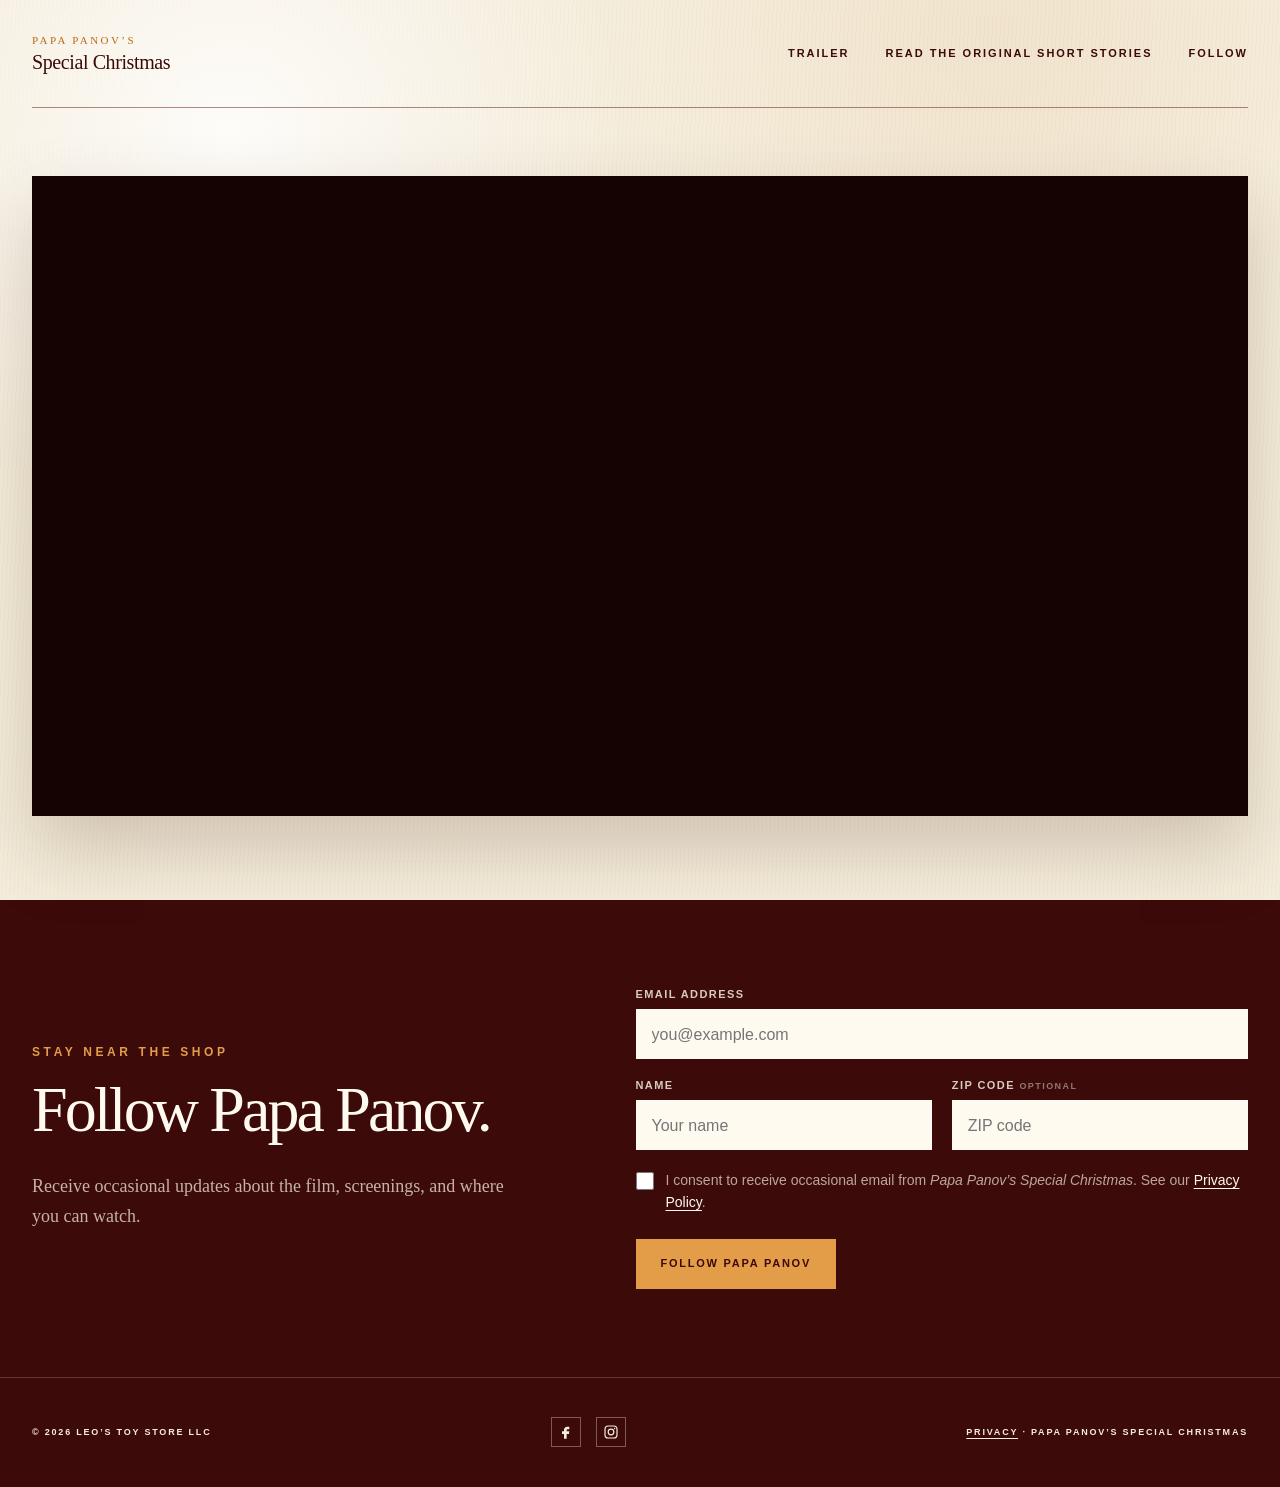
<file: index.html>
<!doctype html>
<html lang="en">
  <head>
    <meta charset="utf-8" />
    <meta name="viewport" content="width=device-width, initial-scale=1" />
    <meta name="description" content="Papa Panov's Special Christmas — an original short film about the extraordinary weight of ordinary kindness." />
    <title>Papa Panov's Special Christmas</title>
    <link rel="icon" href="/favicon.svg" type="image/svg+xml" />
    <link rel="stylesheet" href="styles.css" />
  </head>
  <body>
    <main>
      <header class="site-header">
        <a class="wordmark" href="#top" aria-label="Papa Panov home">
          <span>Papa Panov’s</span><strong>Special Christmas</strong>
        </a>
        <nav aria-label="Main navigation">
          <a href="/#trailer">Trailer</a><a href="/read">Read the original short stories</a><a href="#follow">Follow</a>
        </nav>
      </header>

      <section class="trailer-hero" id="trailer" aria-label="Papa Panov’s Special Christmas trailer">
        <div class="trailer-frame">
          <iframe src="https://player.vimeo.com/video/1224780790?badge=0&amp;autopause=0&amp;player_id=0&amp;app_id=58479&amp;autoplay=1&amp;muted=1" frameborder="0" allow="autoplay; fullscreen; picture-in-picture; clipboard-write; encrypted-media; web-share" referrerpolicy="strict-origin-when-cross-origin" title="Papa Panov's Special Christmas - Trailer #1"></iframe>
        </div>
      </section>

      <footer class="site-footer" id="follow">
        <div class="footer-follow">
          <div class="newsletter-intro">
            <p class="eyebrow">Stay near the shop</p><h2>Follow Papa Panov.</h2>
            <p>Receive occasional updates about the film, screenings, and where you can watch.</p>
          </div>
        <div id="mlb2-45677846" class="ml-form-embedContainer ml-subscribe-form ml-subscribe-form-45677846">
          <div class="row-form">
            <form class="ml-block-form newsletter-form" action="https://assets.mailerlite.com/jsonp/1650855/forms/198001845813118674/subscribe" method="post" target="_blank">
              <div class="newsletter-fields">
                <label><span>Email address</span><input aria-label="Email address" aria-required="true" type="email" class="form-control" name="fields[email]" placeholder="you@example.com" autocomplete="email" required /></label>
                <label><span>Name</span><input aria-label="Name" aria-required="true" type="text" class="form-control" name="fields[name]" placeholder="Your name" autocomplete="name" required /></label>
                <label><span>ZIP code <small>optional</small></span><input aria-label="ZIP code" type="text" class="form-control" name="fields[zip_code]" placeholder="ZIP code" autocomplete="postal-code" inputmode="numeric" /></label>
              </div>
              <label class="consent-row" for="checkbox-45677846-33-0">
                <input name="fields[country][]" aria-label="Consent to receive email" aria-required="true" type="checkbox" value="I consent to receive occasional email from Papa Panov's Special Christmas." id="checkbox-45677846-33-0" required />
                <span>I consent to receive occasional email from <i>Papa Panov’s Special Christmas</i>. See our <a href="/privacy">Privacy Policy</a>.</span>
              </label>
              <input type="hidden" name="ml-submit" value="1" /><input type="hidden" name="anticsrf" value="true" />
              <div class="ml-form-embedSubmit">
                <button type="submit" class="primary newsletter-submit">Follow Papa Panov</button>
                <button disabled hidden type="button" class="loading newsletter-submit">Joining…</button>
              </div>
            </form>
          </div>
          <div class="row-success newsletter-success" hidden role="status"><p class="eyebrow">Thank you</p><h3>You’re now following Papa Panov.</h3><p>You have successfully joined our subscriber list.</p></div>
        </div>
        </div>
        <div class="footer-bottom"><p>© 2026 Leo’s Toy Store LLC</p><div class="footer-social"><a href="https://www.facebook.com/papapanov/" target="_blank" rel="noopener noreferrer" aria-label="Facebook"><svg viewBox="0 0 24 24" aria-hidden="true"><path d="M14 8h3V4h-3c-3.3 0-5 2-5 5v2H6v4h3v7h4v-7h3.4l.6-4h-4V9c0-.7.3-1 1-1Z"/></svg></a><a href="https://www.instagram.com/papa.panov/" target="_blank" rel="noopener noreferrer" aria-label="Instagram"><svg viewBox="0 0 24 24" aria-hidden="true"><rect x="3" y="3" width="18" height="18" rx="5"/><circle cx="12" cy="12" r="4.2"/><circle cx="17.4" cy="6.7" r="1" class="fill-dot"/></svg></a></div><p><a href="/privacy">Privacy</a> · Papa Panov’s Special Christmas</p></div>
      </footer>
    </main>
    <script src="https://player.vimeo.com/api/player.js"></script>
    <script src="https://groot.mailerlite.com/js/w/webforms.min.js?v83147fa8ce2d95cb73ece7f28b469519"></script>
    <script src="script.js"></script>
  </body>
</html>
</file>
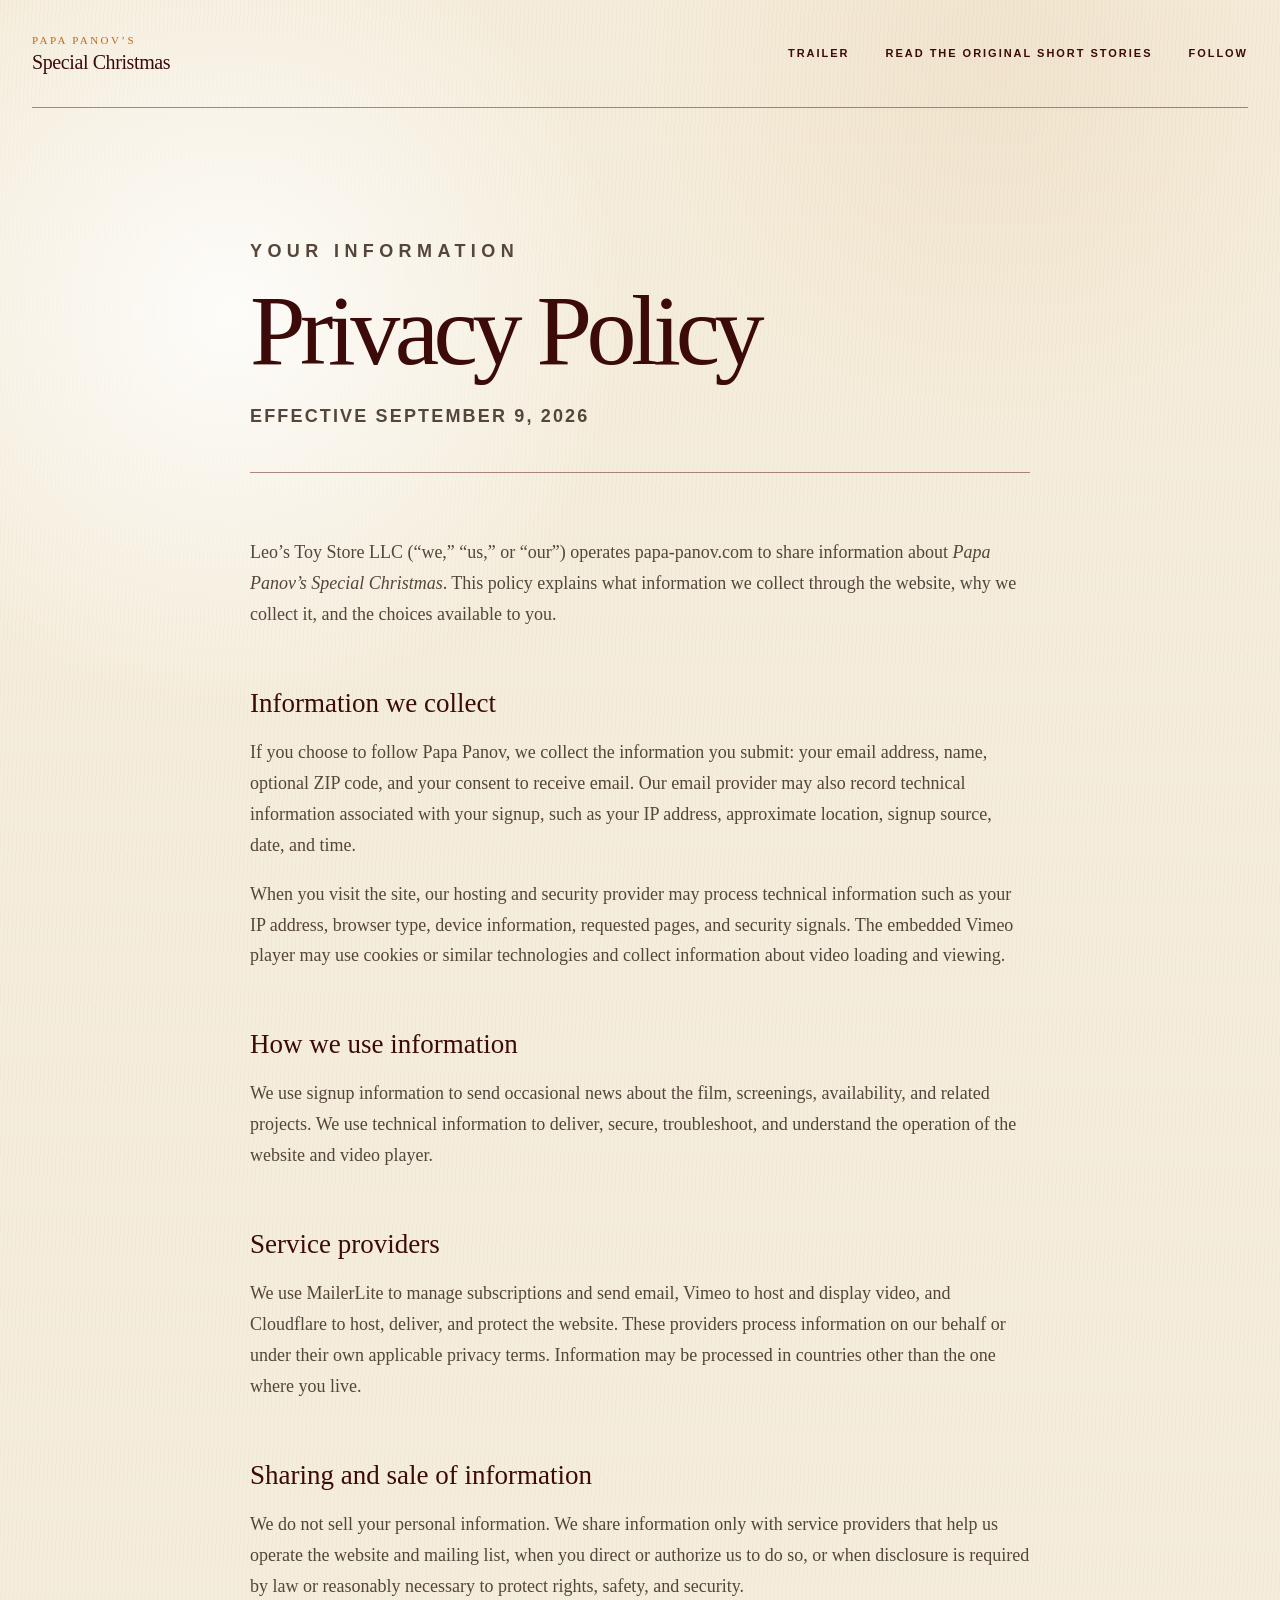
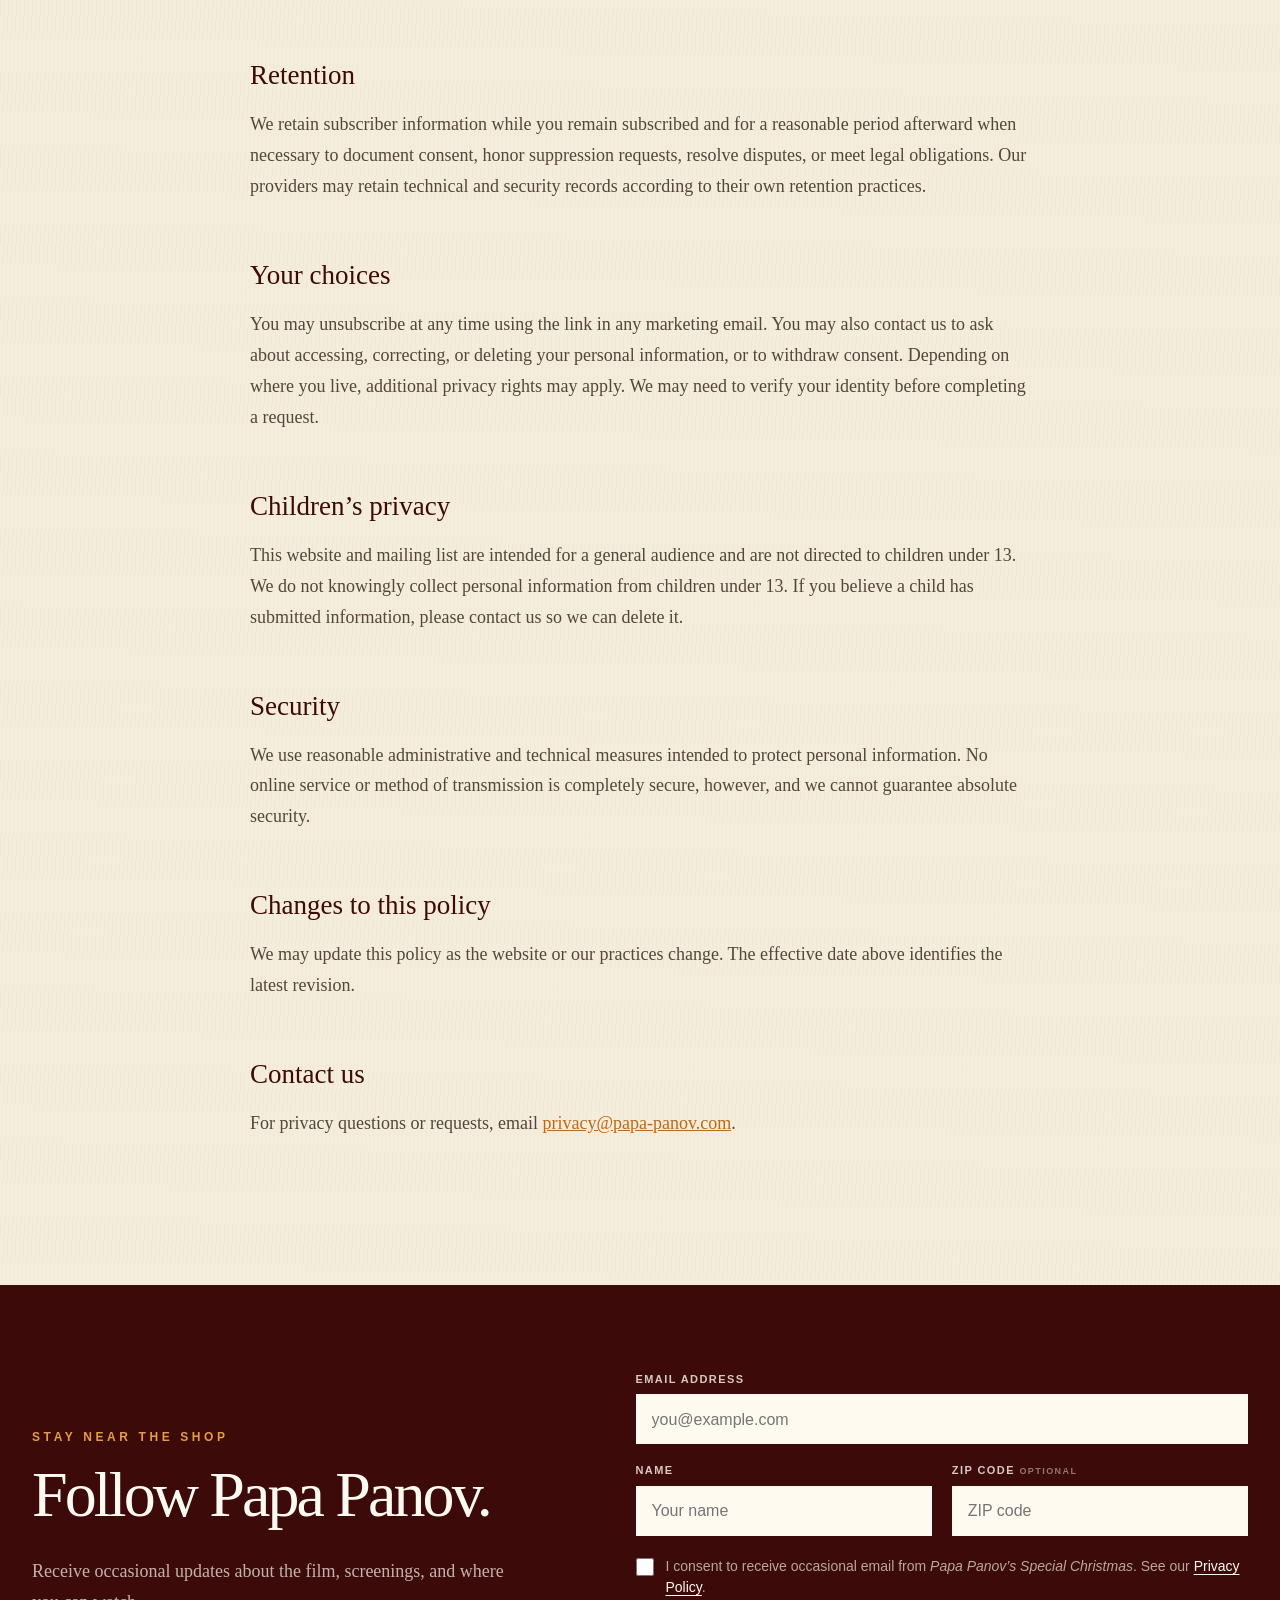
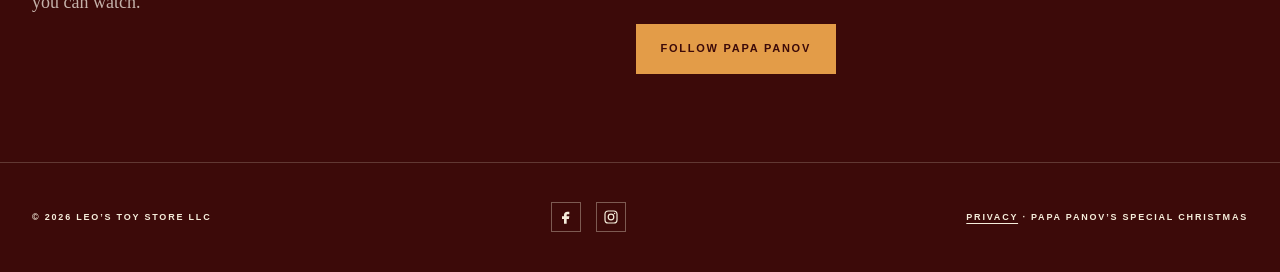
<file: privacy/index.html>
<!doctype html>
<html lang="en">
  <head>
    <meta charset="utf-8" />
    <meta name="viewport" content="width=device-width, initial-scale=1" />
    <meta name="description" content="Privacy Policy for the Papa Panov’s Special Christmas website." />
    <title>Privacy Policy | Papa Panov’s Special Christmas</title>
    <link rel="icon" href="/favicon.svg" type="image/svg+xml" />
    <link rel="stylesheet" href="/styles.css" />
  </head>
  <body><main>
    <header class="site-header"><a class="wordmark" href="/" aria-label="Papa Panov home"><span>Papa Panov’s</span><strong>Special Christmas</strong></a><nav aria-label="Main navigation"><a href="/#trailer">Trailer</a><a href="/read">Read the original short stories</a><a href="#follow">Follow</a></nav></header>

    <article class="privacy-page">
      <header><p class="eyebrow">Your information</p><h1>Privacy Policy</h1><p class="policy-date">Effective September 9, 2026</p></header>
      <p>Leo’s Toy Store LLC (“we,” “us,” or “our”) operates papa-panov.com to share information about <i>Papa Panov’s Special Christmas</i>. This policy explains what information we collect through the website, why we collect it, and the choices available to you.</p>

      <h2>Information we collect</h2>
      <p>If you choose to follow Papa Panov, we collect the information you submit: your email address, name, optional ZIP code, and your consent to receive email. Our email provider may also record technical information associated with your signup, such as your IP address, approximate location, signup source, date, and time.</p>
      <p>When you visit the site, our hosting and security provider may process technical information such as your IP address, browser type, device information, requested pages, and security signals. The embedded Vimeo player may use cookies or similar technologies and collect information about video loading and viewing.</p>

      <h2>How we use information</h2>
      <p>We use signup information to send occasional news about the film, screenings, availability, and related projects. We use technical information to deliver, secure, troubleshoot, and understand the operation of the website and video player.</p>

      <h2>Service providers</h2>
      <p>We use MailerLite to manage subscriptions and send email, Vimeo to host and display video, and Cloudflare to host, deliver, and protect the website. These providers process information on our behalf or under their own applicable privacy terms. Information may be processed in countries other than the one where you live.</p>

      <h2>Sharing and sale of information</h2>
      <p>We do not sell your personal information. We share information only with service providers that help us operate the website and mailing list, when you direct or authorize us to do so, or when disclosure is required by law or reasonably necessary to protect rights, safety, and security.</p>

      <h2>Retention</h2>
      <p>We retain subscriber information while you remain subscribed and for a reasonable period afterward when necessary to document consent, honor suppression requests, resolve disputes, or meet legal obligations. Our providers may retain technical and security records according to their own retention practices.</p>

      <h2>Your choices</h2>
      <p>You may unsubscribe at any time using the link in any marketing email. You may also contact us to ask about accessing, correcting, or deleting your personal information, or to withdraw consent. Depending on where you live, additional privacy rights may apply. We may need to verify your identity before completing a request.</p>

      <h2>Children’s privacy</h2>
      <p>This website and mailing list are intended for a general audience and are not directed to children under 13. We do not knowingly collect personal information from children under 13. If you believe a child has submitted information, please contact us so we can delete it.</p>

      <h2>Security</h2>
      <p>We use reasonable administrative and technical measures intended to protect personal information. No online service or method of transmission is completely secure, however, and we cannot guarantee absolute security.</p>

      <h2>Changes to this policy</h2>
      <p>We may update this policy as the website or our practices change. The effective date above identifies the latest revision.</p>

      <h2>Contact us</h2>
      <p>For privacy questions or requests, email <a href="mailto:privacy@papa-panov.com">privacy@papa-panov.com</a>.</p>
    </article>

    <footer class="site-footer" id="follow">
      <div class="footer-follow"><div class="newsletter-intro"><p class="eyebrow">Stay near the shop</p><h2>Follow Papa Panov.</h2><p>Receive occasional updates about the film, screenings, and where you can watch.</p></div>
        <div id="mlb2-45677846" class="ml-form-embedContainer ml-subscribe-form ml-subscribe-form-45677846"><div class="row-form"><form class="ml-block-form newsletter-form" action="https://assets.mailerlite.com/jsonp/1650855/forms/198001845813118674/subscribe" method="post" target="_blank"><div class="newsletter-fields"><label><span>Email address</span><input aria-label="Email address" aria-required="true" type="email" class="form-control" name="fields[email]" placeholder="you@example.com" autocomplete="email" required /></label><label><span>Name</span><input aria-label="Name" aria-required="true" type="text" class="form-control" name="fields[name]" placeholder="Your name" autocomplete="name" required /></label><label><span>ZIP code <small>optional</small></span><input aria-label="ZIP code" type="text" class="form-control" name="fields[zip_code]" placeholder="ZIP code" autocomplete="postal-code" inputmode="numeric" /></label></div><label class="consent-row" for="checkbox-privacy-45677846"><input name="fields[country][]" aria-label="Consent to receive email" aria-required="true" type="checkbox" value="I consent to receive occasional email from Papa Panov's Special Christmas." id="checkbox-privacy-45677846" required /><span>I consent to receive occasional email from <i>Papa Panov’s Special Christmas</i>. See our <a href="/privacy" aria-current="page">Privacy Policy</a>.</span></label><input type="hidden" name="ml-submit" value="1" /><input type="hidden" name="anticsrf" value="true" /><div class="ml-form-embedSubmit"><button type="submit" class="primary newsletter-submit">Follow Papa Panov</button><button disabled hidden type="button" class="loading newsletter-submit">Joining…</button></div></form></div><div class="row-success newsletter-success" hidden role="status"><p class="eyebrow">Thank you</p><h3>You’re now following Papa Panov.</h3><p>You have successfully joined our subscriber list.</p></div></div>
      </div>
      <div class="footer-bottom"><p>© 2026 Leo’s Toy Store LLC</p><div class="footer-social"><a href="https://www.facebook.com/papapanov/" target="_blank" rel="noopener noreferrer" aria-label="Facebook"><svg viewBox="0 0 24 24" aria-hidden="true"><path d="M14 8h3V4h-3c-3.3 0-5 2-5 5v2H6v4h3v7h4v-7h3.4l.6-4h-4V9c0-.7.3-1 1-1Z"/></svg></a><a href="https://www.instagram.com/papa.panov/" target="_blank" rel="noopener noreferrer" aria-label="Instagram"><svg viewBox="0 0 24 24" aria-hidden="true"><rect x="3" y="3" width="18" height="18" rx="5"/><circle cx="12" cy="12" r="4.2"/><circle cx="17.4" cy="6.7" r="1" class="fill-dot"/></svg></a></div><p><a href="/privacy" aria-current="page">Privacy</a> · Papa Panov’s Special Christmas</p></div>
    </footer>
  </main><script src="https://groot.mailerlite.com/js/w/webforms.min.js?v83147fa8ce2d95cb73ece7f28b469519"></script><script src="/script.js"></script></body>
</html>
</file>
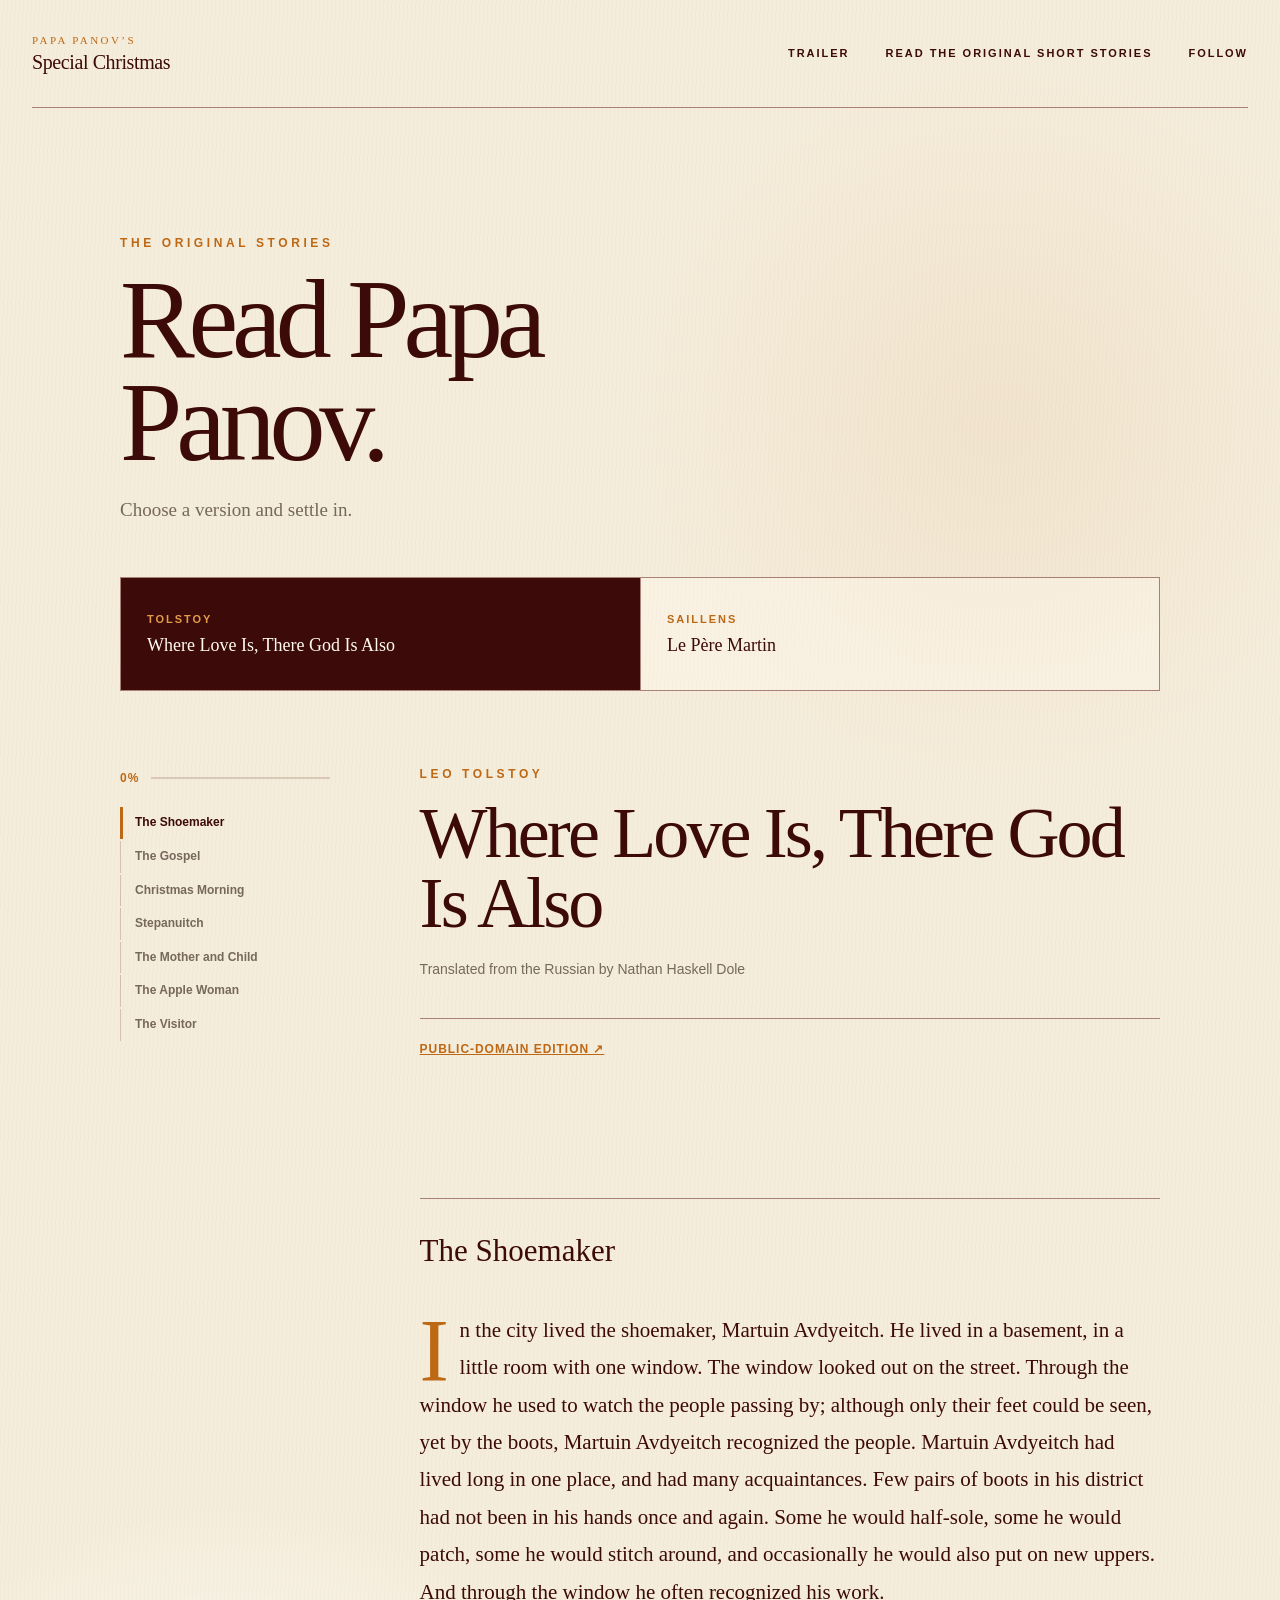
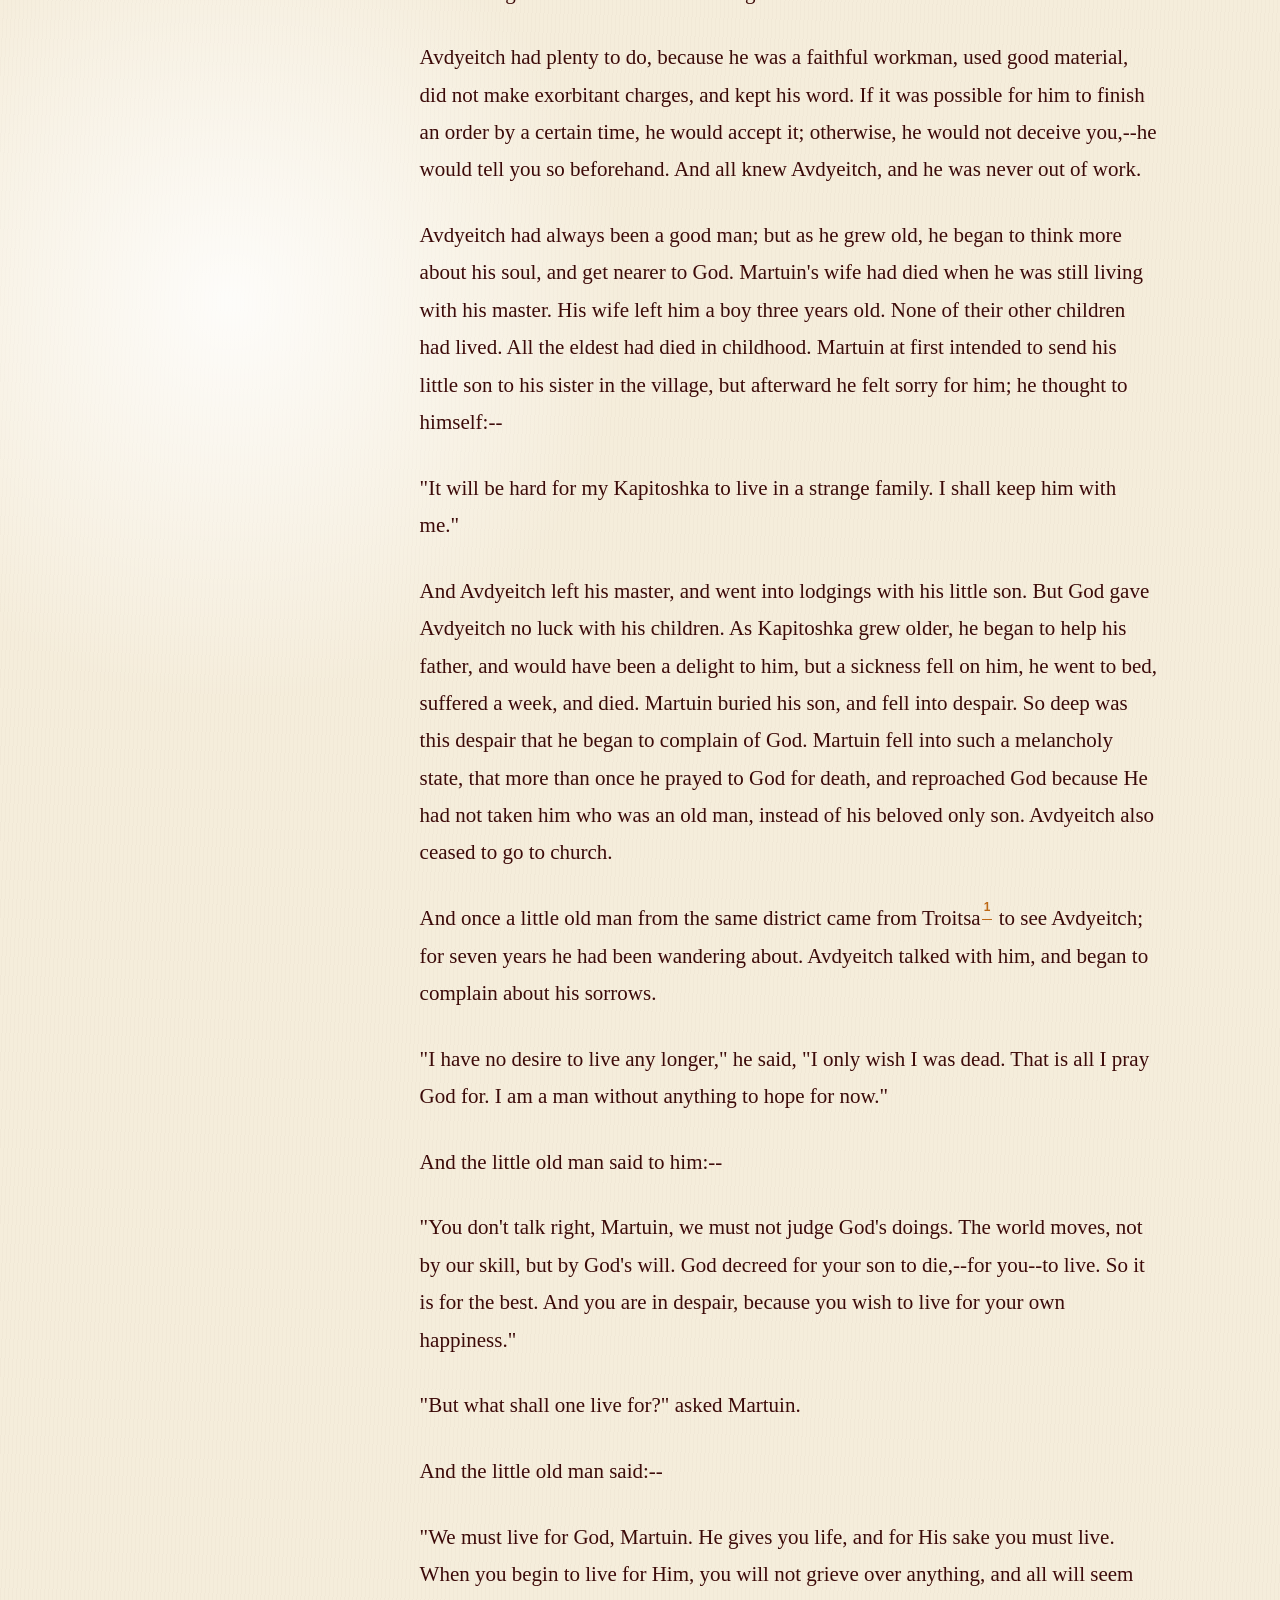
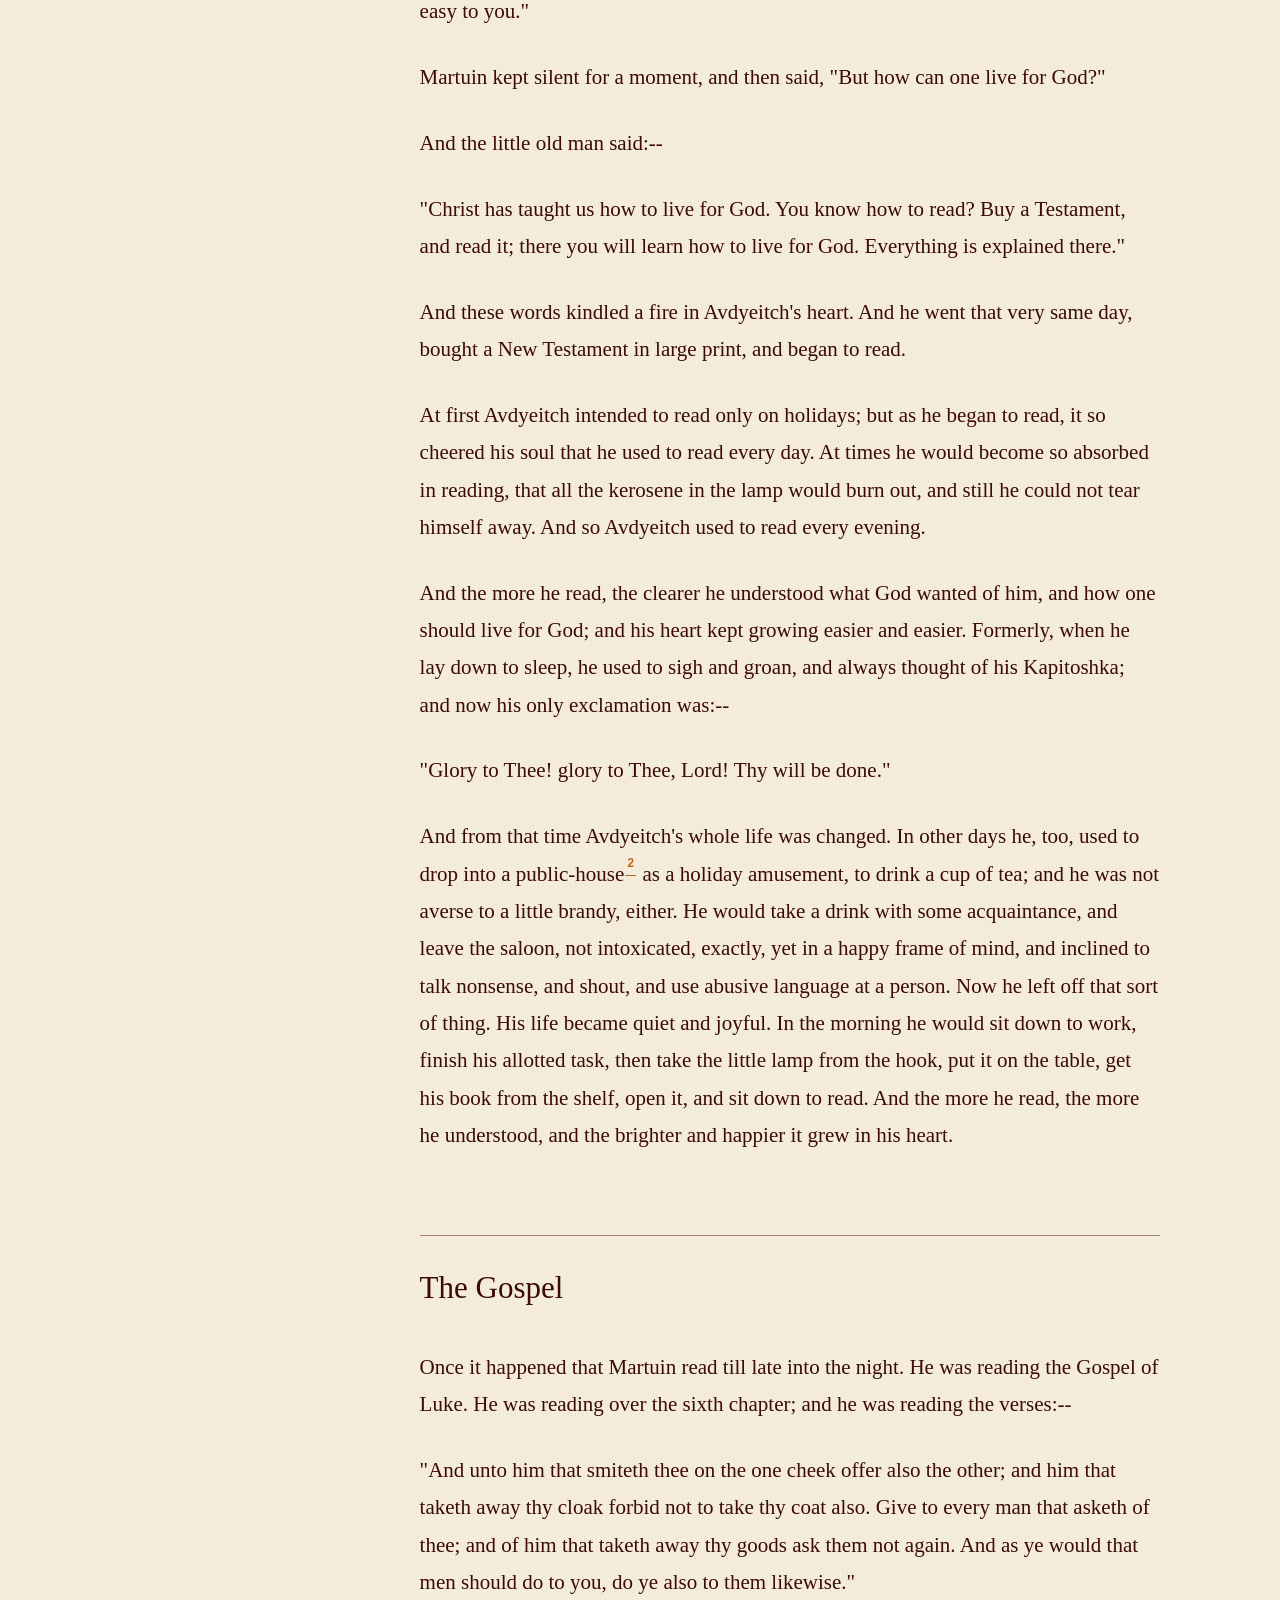
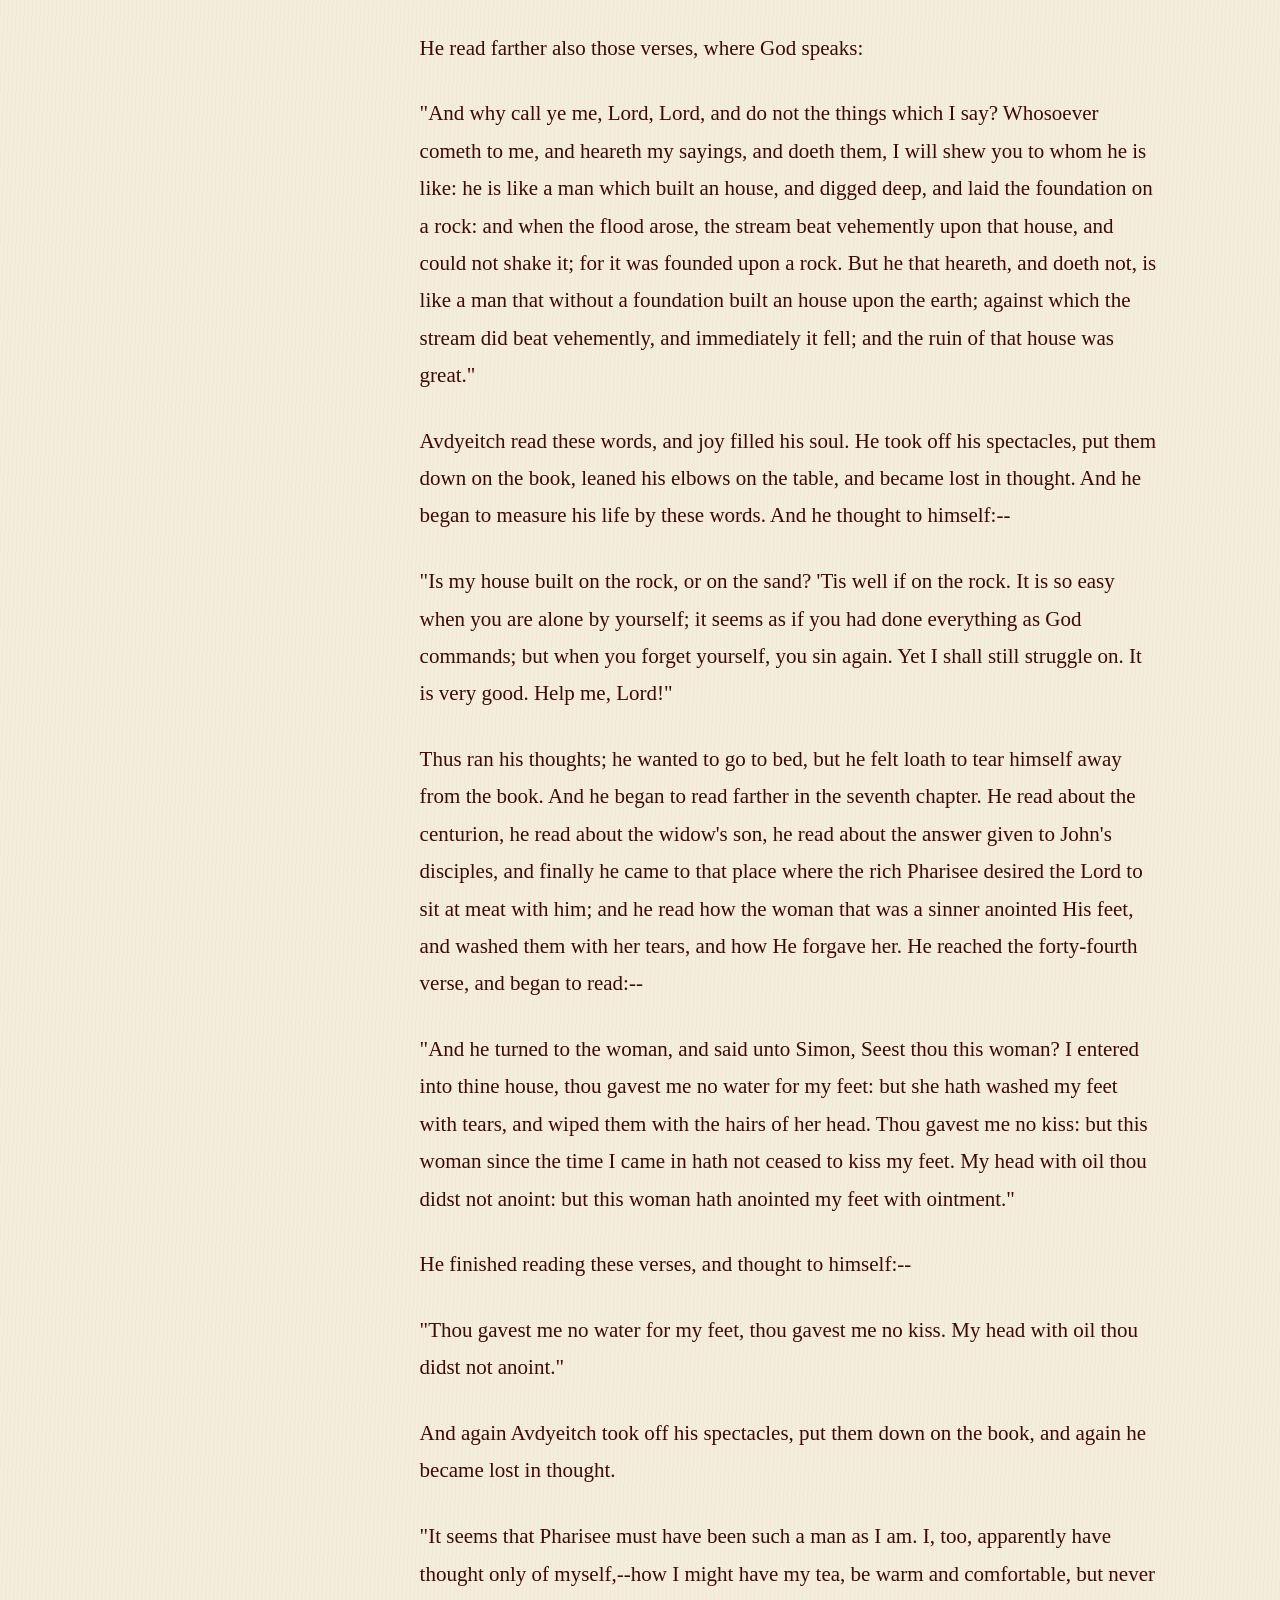
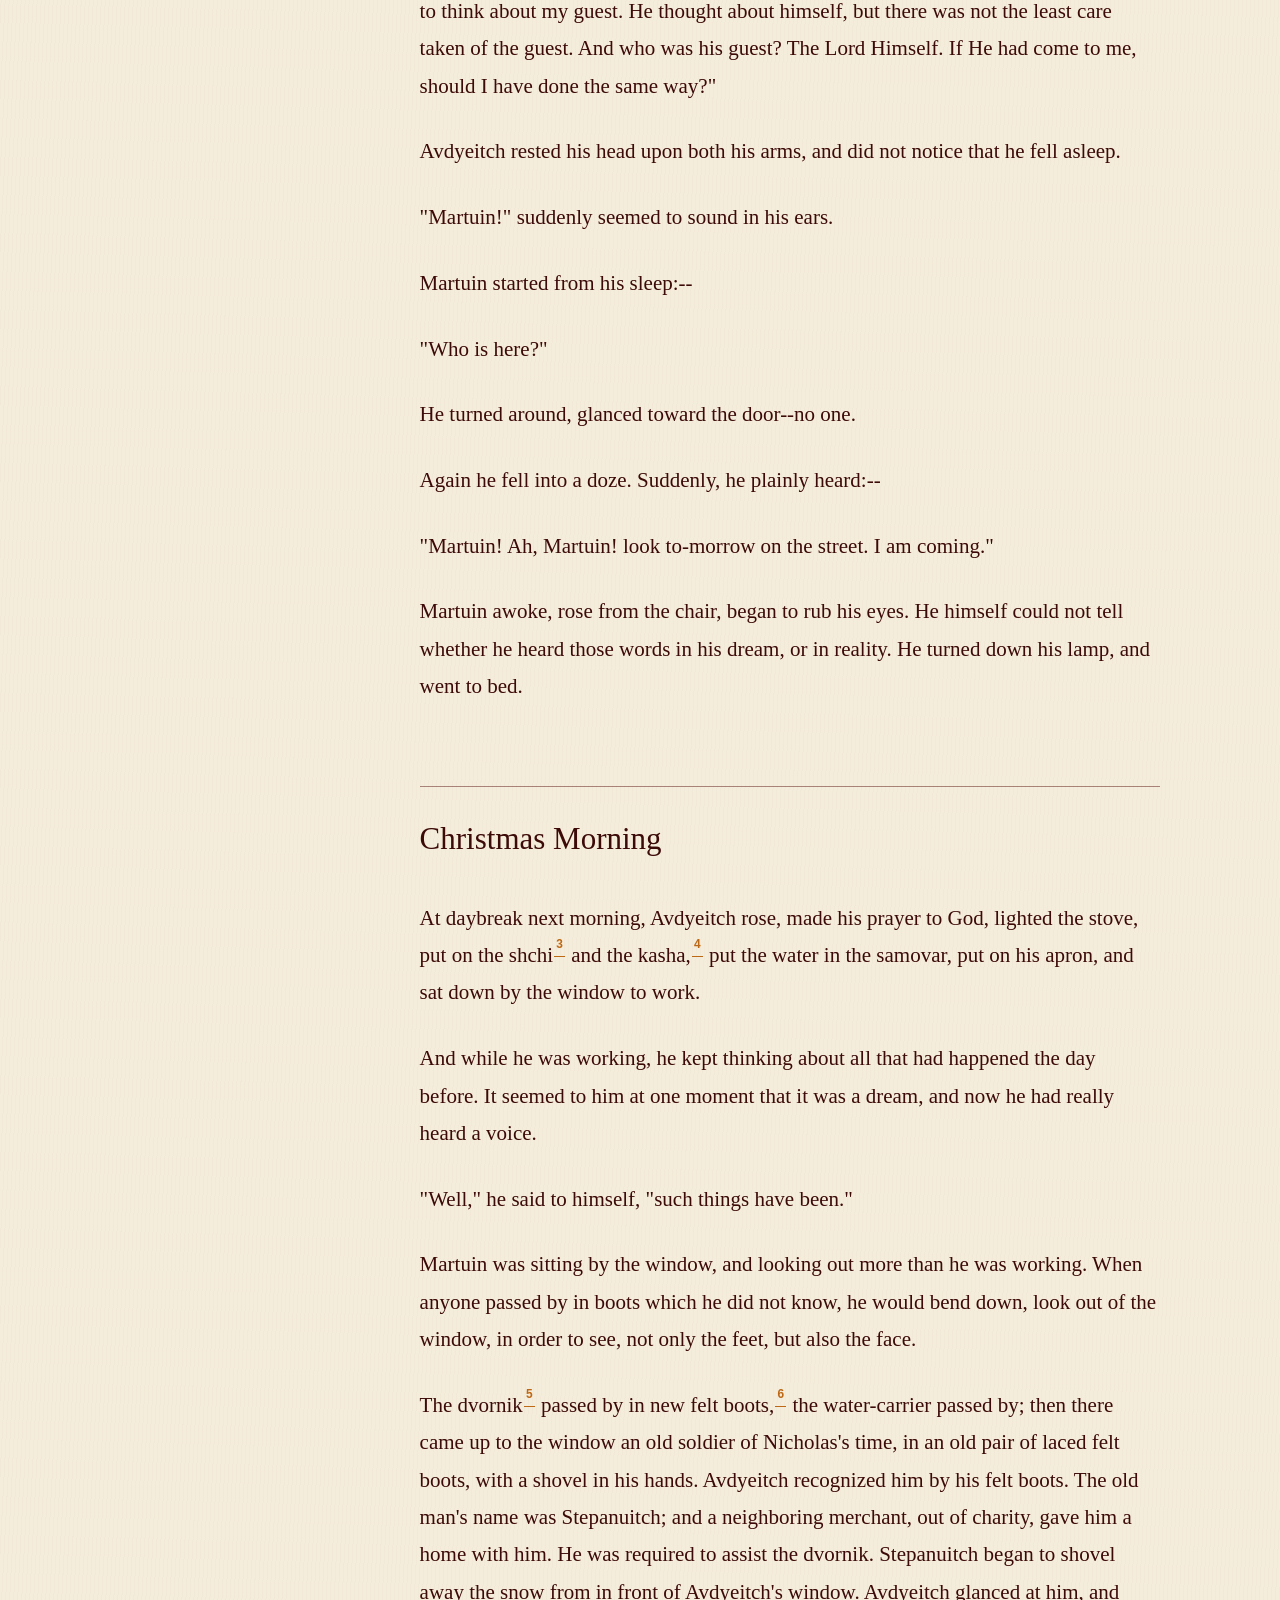
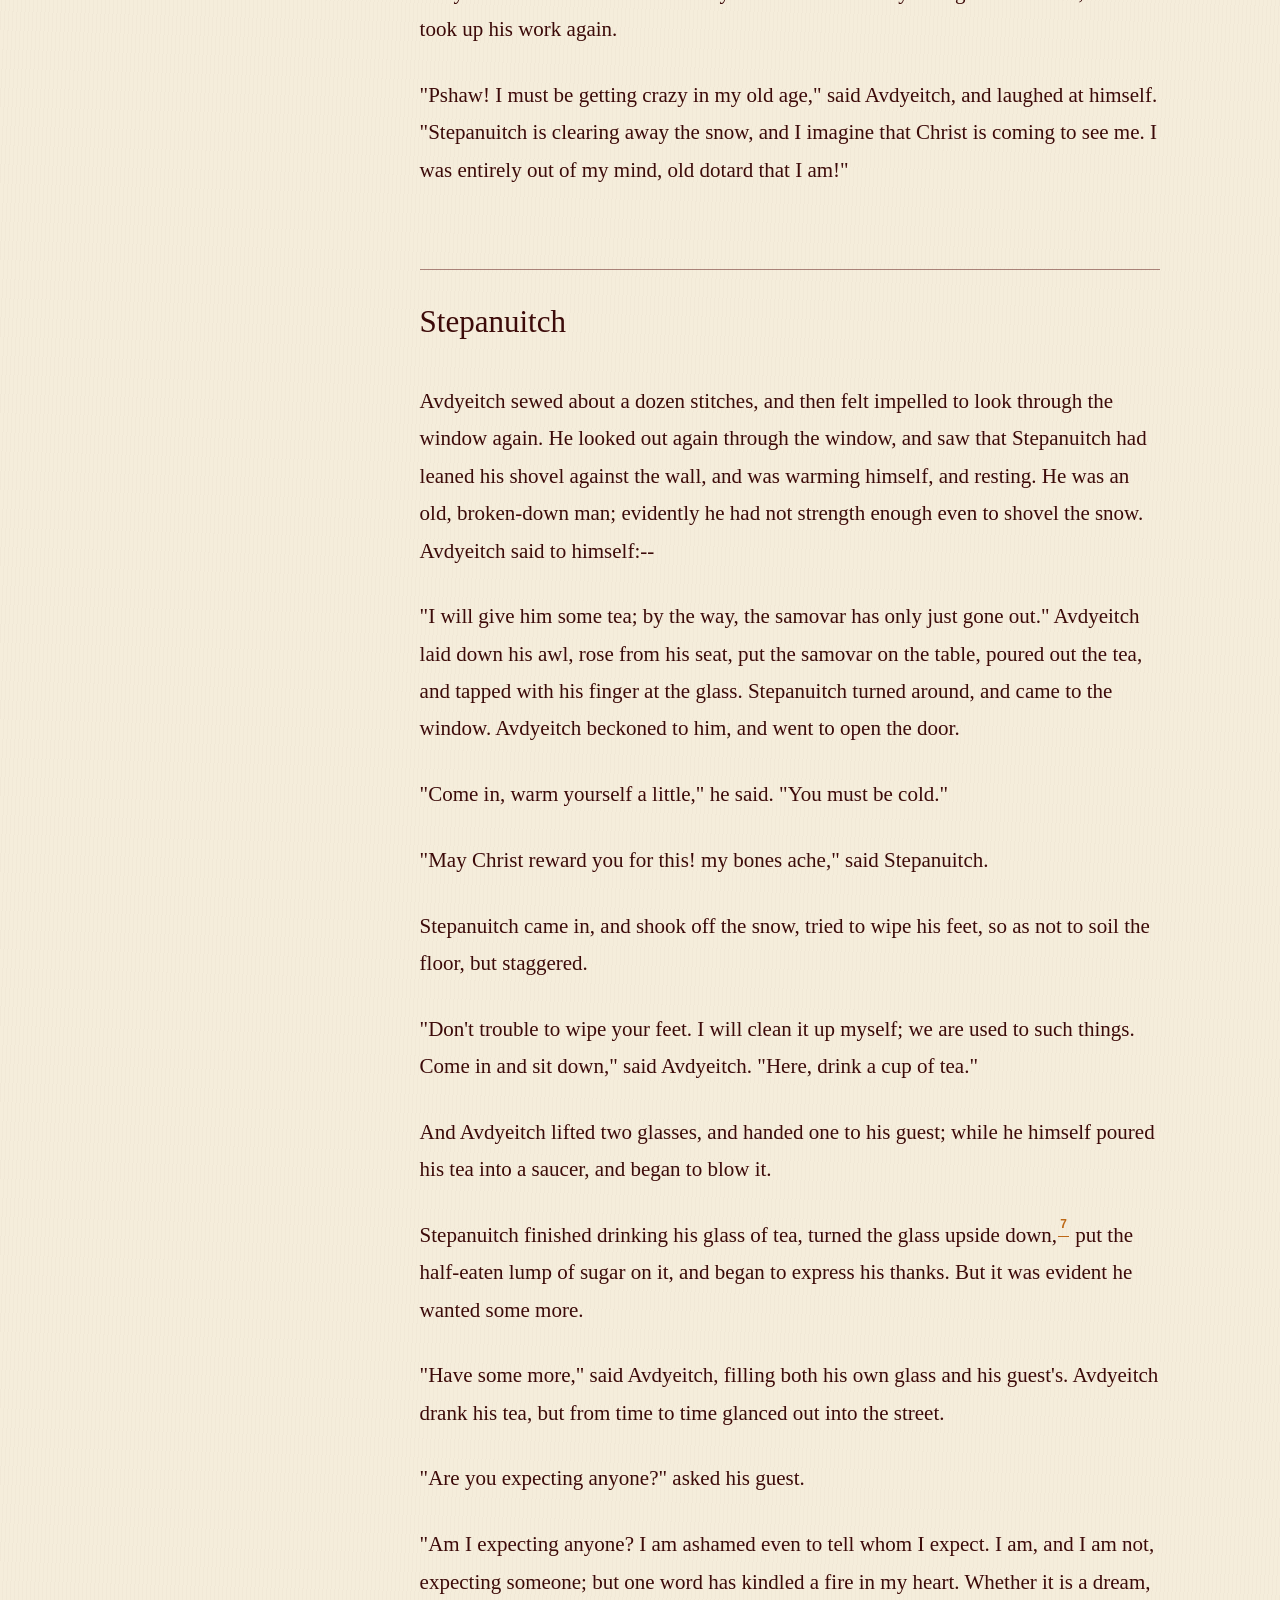
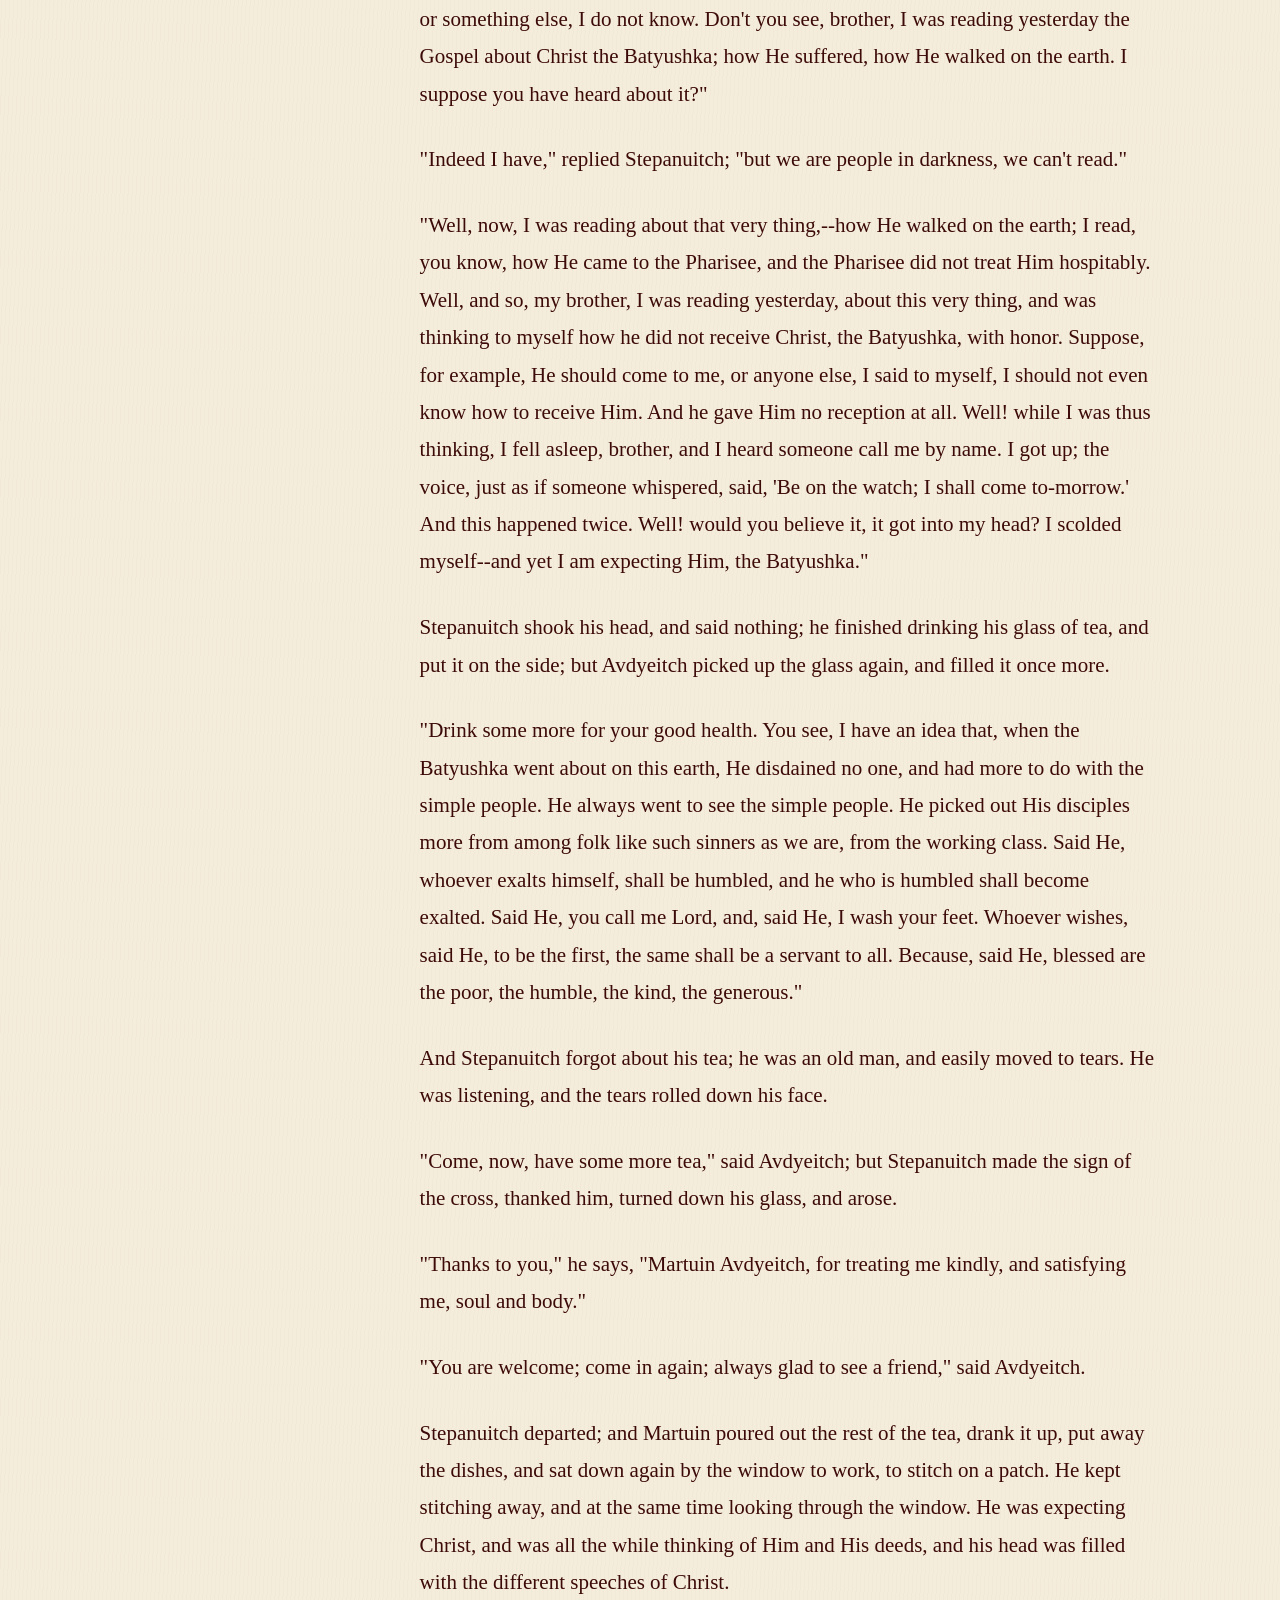
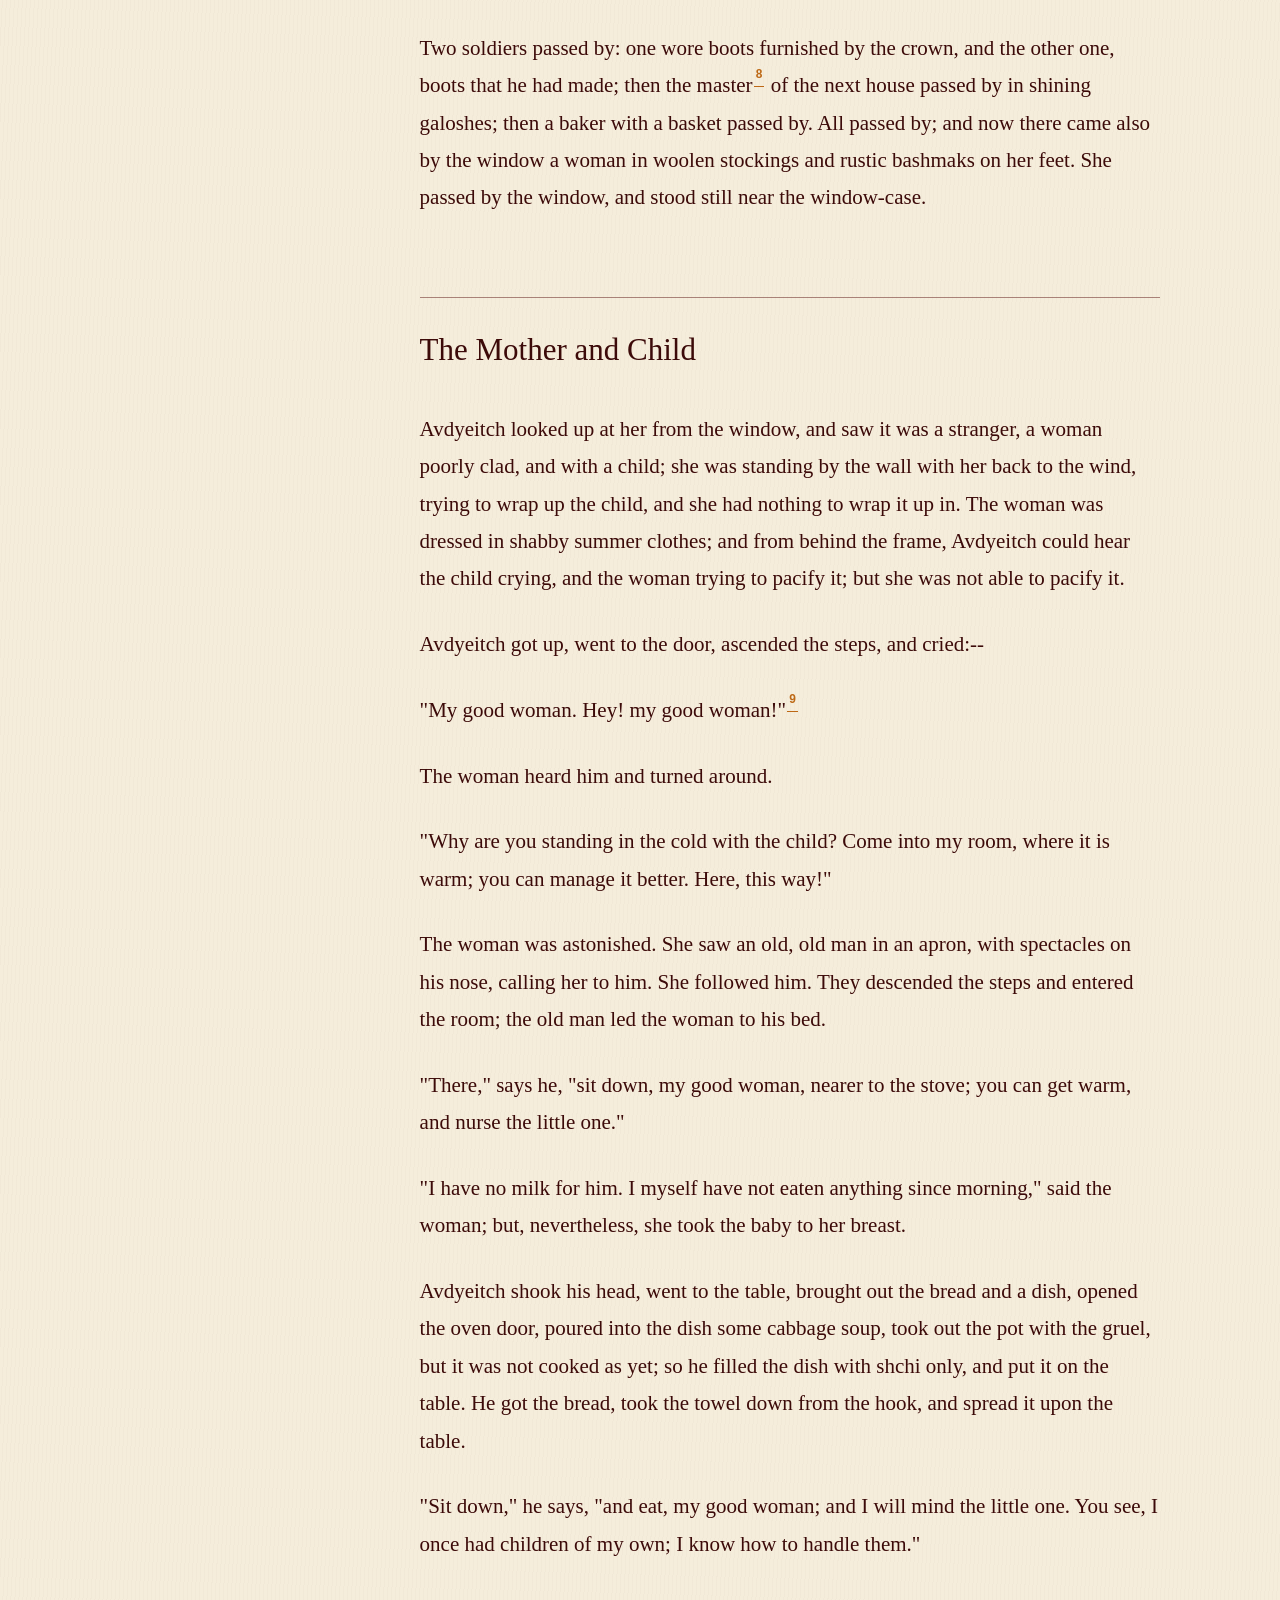
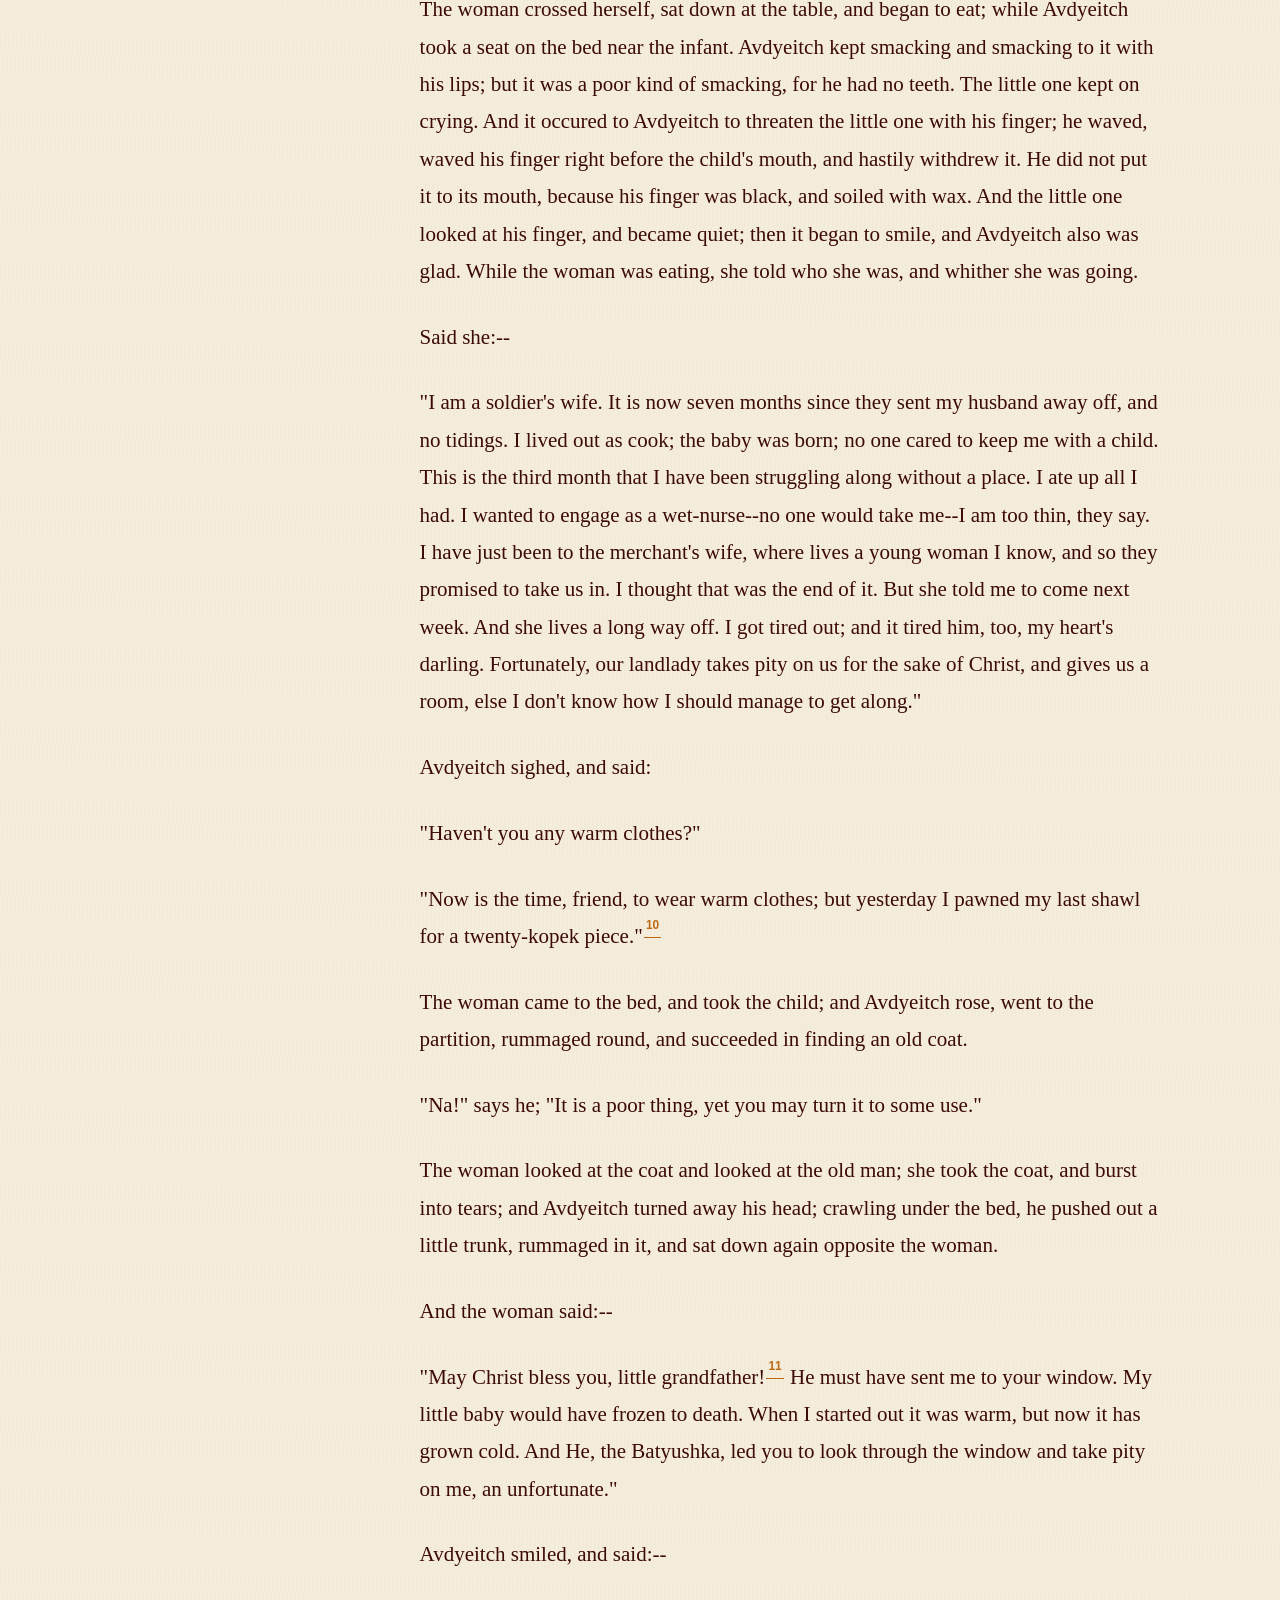
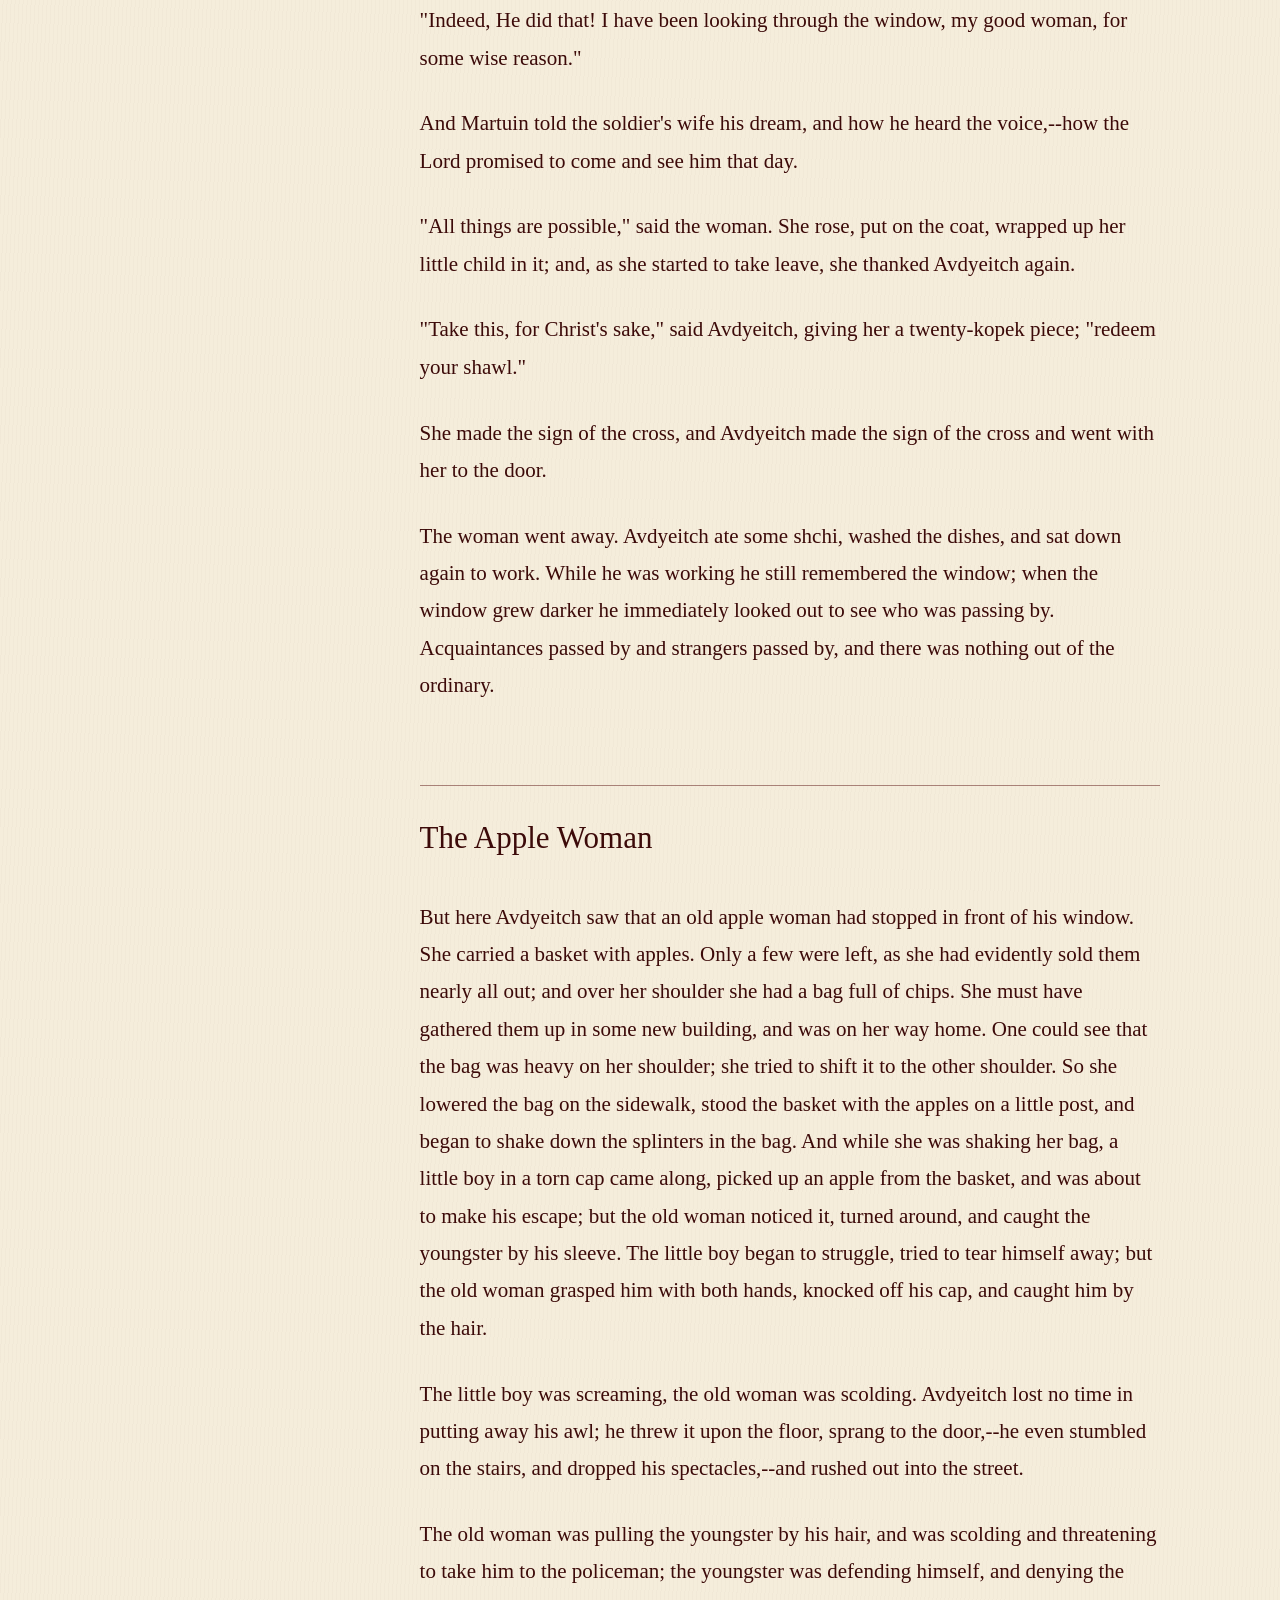
<file: read/index.html>
<!doctype html>
<html lang="en"><head><meta charset="utf-8" /><meta name="viewport" content="width=device-width, initial-scale=1" /><meta name="description" content="Read the original stories behind Papa Panov’s Special Christmas." /><title>Read the Original Stories | Papa Panov’s Special Christmas</title><link rel="icon" href="/favicon.svg" type="image/svg+xml" /><link rel="stylesheet" href="/styles.css" /></head>
<body><main>
  <header class="site-header"><a class="wordmark" href="/" aria-label="Papa Panov home"><span>Papa Panov’s</span><strong>Special Christmas</strong></a><nav aria-label="Main navigation"><a href="/#trailer">Trailer</a><a href="/read" aria-current="page">Read the original short stories</a><a href="#follow">Follow</a></nav></header>
  <section class="reading-page">
    <header class="reading-intro"><p class="eyebrow">The original stories</p><h1>Read Papa Panov.</h1><p>Choose a version and settle in.</p></header>
    <div class="story-picker" role="tablist" aria-label="Choose a story"><button type="button" role="tab" aria-selected="true" aria-controls="story-panel" data-story="tolstoy"><span>Tolstoy</span><strong>Where Love Is, There God Is Also</strong></button><button type="button" role="tab" aria-selected="false" aria-controls="story-panel" data-story="saillens"><span>Saillens</span><strong>Le Père Martin</strong></button></div>
    <div class="reading-shell" id="story-panel" tabindex="-1" aria-live="polite"><p class="story-loading">Opening the story…</p></div>
  </section>
  <button type="button" class="back-to-top" aria-label="Back to top"><span>Back to top</span><b aria-hidden="true">↑</b></button>
  <footer class="site-footer" id="follow">
    <div class="footer-follow"><div class="newsletter-intro"><p class="eyebrow">Stay near the shop</p><h2>Follow Papa Panov.</h2><p>Receive occasional updates about the film, screenings, and where you can watch.</p></div>
      <div id="mlb2-45677846" class="ml-form-embedContainer ml-subscribe-form ml-subscribe-form-45677846"><div class="row-form"><form class="ml-block-form newsletter-form" action="https://assets.mailerlite.com/jsonp/1650855/forms/198001845813118674/subscribe" method="post" target="_blank"><div class="newsletter-fields"><label><span>Email address</span><input aria-label="Email address" aria-required="true" type="email" class="form-control" name="fields[email]" placeholder="you@example.com" autocomplete="email" required /></label><label><span>Name</span><input aria-label="Name" aria-required="true" type="text" class="form-control" name="fields[name]" placeholder="Your name" autocomplete="name" required /></label><label><span>ZIP code <small>optional</small></span><input aria-label="ZIP code" type="text" class="form-control" name="fields[zip_code]" placeholder="ZIP code" autocomplete="postal-code" inputmode="numeric" /></label></div><label class="consent-row" for="checkbox-read-45677846"><input name="fields[country][]" aria-label="Consent to receive email" aria-required="true" type="checkbox" value="I consent to receive occasional email from Papa Panov's Special Christmas." id="checkbox-read-45677846" required /><span>I consent to receive occasional email from <i>Papa Panov’s Special Christmas</i>. See our <a href="/privacy">Privacy Policy</a>.</span></label><input type="hidden" name="ml-submit" value="1" /><input type="hidden" name="anticsrf" value="true" /><div class="ml-form-embedSubmit"><button type="submit" class="primary newsletter-submit">Follow Papa Panov</button><button disabled hidden type="button" class="loading newsletter-submit">Joining…</button></div></form></div><div class="row-success newsletter-success" hidden role="status"><p class="eyebrow">Thank you</p><h3>You’re now following Papa Panov.</h3><p>You have successfully joined our subscriber list.</p></div></div>
    </div>
    <div class="footer-bottom"><p>© 2026 Leo’s Toy Store LLC</p><div class="footer-social"><a href="https://www.facebook.com/papapanov/" target="_blank" rel="noopener noreferrer" aria-label="Facebook"><svg viewBox="0 0 24 24" aria-hidden="true"><path d="M14 8h3V4h-3c-3.3 0-5 2-5 5v2H6v4h3v7h4v-7h3.4l.6-4h-4V9c0-.7.3-1 1-1Z"/></svg></a><a href="https://www.instagram.com/papa.panov/" target="_blank" rel="noopener noreferrer" aria-label="Instagram"><svg viewBox="0 0 24 24" aria-hidden="true"><rect x="3" y="3" width="18" height="18" rx="5"/><circle cx="12" cy="12" r="4.2"/><circle cx="17.4" cy="6.7" r="1" class="fill-dot"/></svg></a></div><p><a href="/privacy">Privacy</a> · Papa Panov’s Special Christmas</p></div>
  </footer>
</main><script src="https://groot.mailerlite.com/js/w/webforms.min.js?v83147fa8ce2d95cb73ece7f28b469519"></script><script src="/script.js"></script><script src="/read/read.js"></script></body></html>
</file>
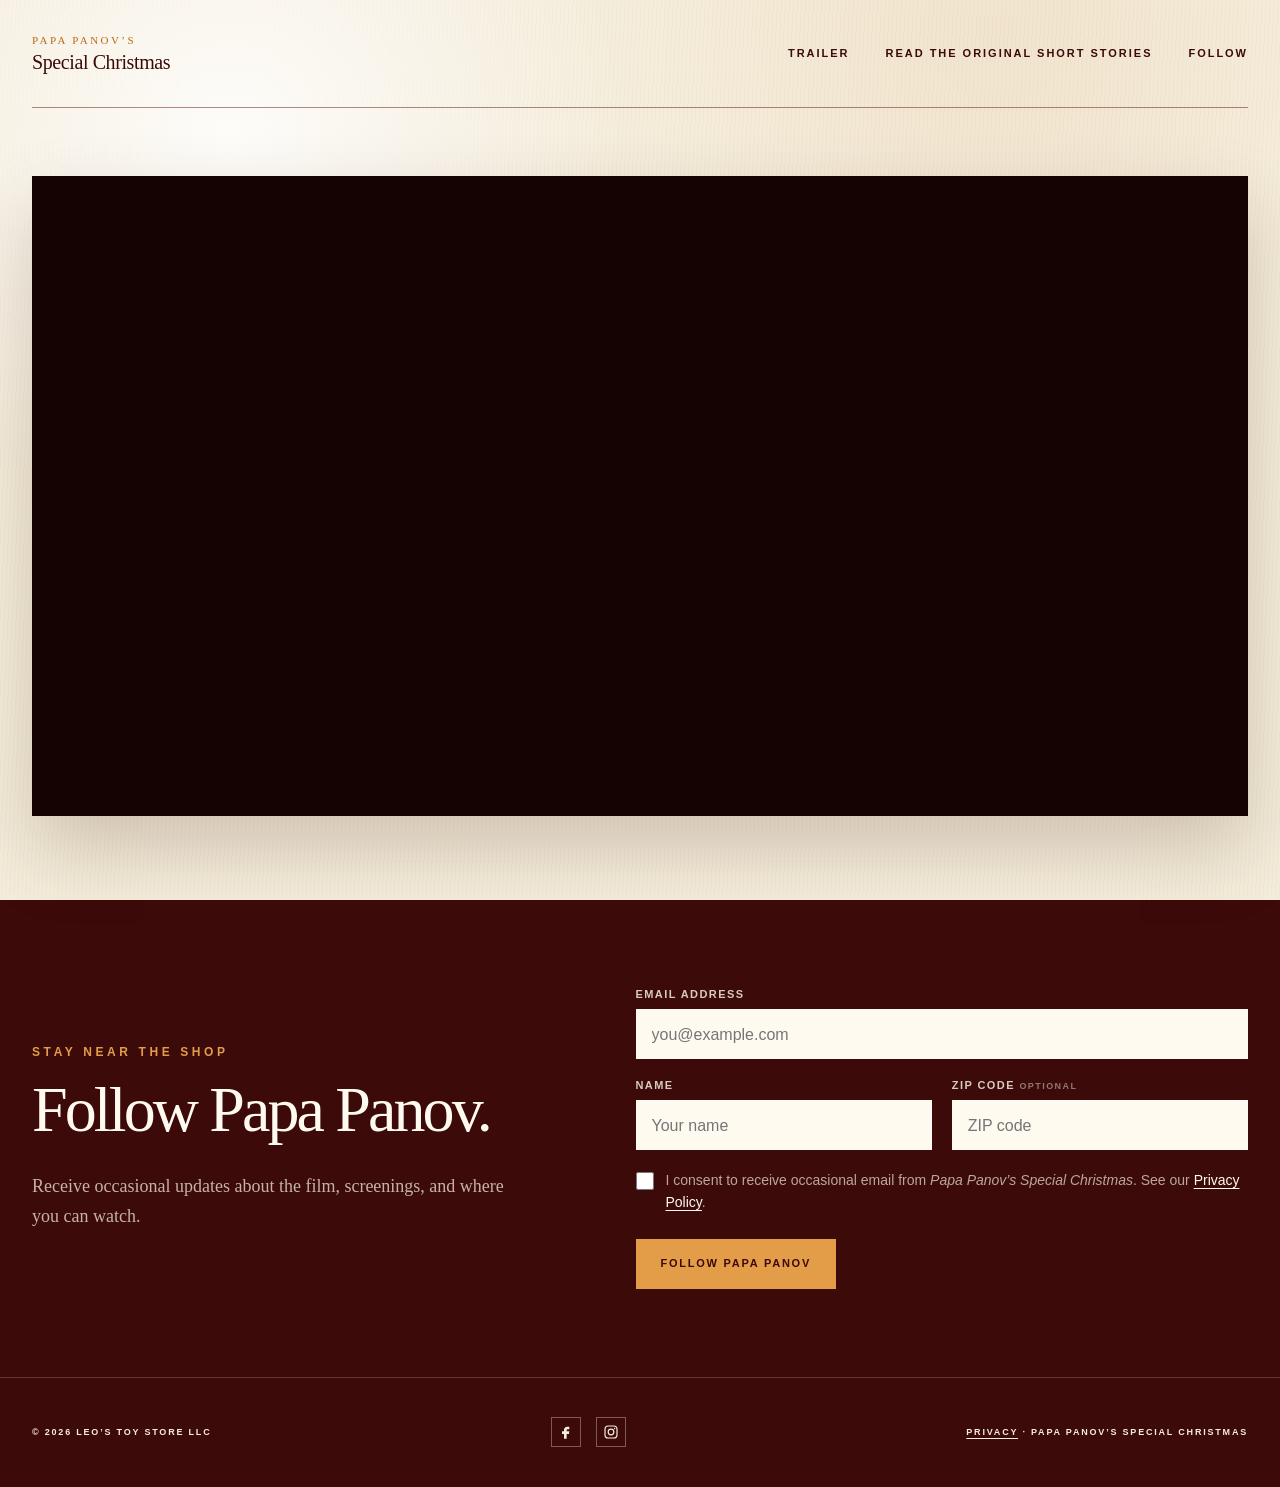
<file: Watch/index.html>
<!doctype html>
<html lang="en">
  <head>
    <meta charset="utf-8" />
    <meta name="viewport" content="width=device-width, initial-scale=1" />
    <meta http-equiv="refresh" content="0; url=/#trailer" />
    <link rel="canonical" href="https://papa-panov.com/#trailer" />
    <title>Watch | Papa Panov’s Special Christmas</title>
    <link rel="icon" href="/favicon.svg" type="image/svg+xml" />
  </head>
  <body>
    <p><a href="/#trailer">Watch the trailer</a></p>
    <script>window.location.replace("/#trailer");</script>
  </body>
</html>
</file>
<file: styles.css>
:root {
  --paper: #f5eddb;
  --paper-light: #fffaf0;
  --ink: #3c0a09;
  --oxblood: #570d0b;
  --amber: #bd6815;
  --winter: #8d8994;
  --muted: #76685c;
  --rule: rgba(87, 13, 11, 0.48);
}

* { box-sizing: border-box; }
html { scroll-behavior: smooth; }

body {
  margin: 0;
  color: var(--ink);
  background:
    radial-gradient(circle at 18% 9%, rgba(255,255,255,.85), transparent 25rem),
    radial-gradient(circle at 78% 2%, rgba(190,104,21,.07), transparent 24rem),
    repeating-linear-gradient(93deg, rgba(67,26,12,.018) 0 1px, transparent 1px 4px),
    var(--paper);
  font-family: Georgia, "Times New Roman", serif;
}

a { color: inherit; }

button,
input {
  font: inherit;
}

.site-header {
  width: min(1500px, calc(100% - 64px));
  height: 108px;
  margin: 0 auto;
  display: flex;
  align-items: center;
  justify-content: space-between;
  border-bottom: 1px solid var(--rule);
}

.wordmark { text-decoration: none; line-height: 1; }
.wordmark span {
  display: block;
  margin-bottom: 6px;
  color: var(--amber);
  font-size: 11px;
  letter-spacing: .22em;
  text-transform: uppercase;
}
.wordmark strong {
  font-size: 20px;
  font-weight: 500;
  letter-spacing: -.02em;
}

nav { display: flex; gap: 36px; }
nav a {
  position: relative;
  text-decoration: none;
  font: 600 11px/1.2 Arial, Helvetica, sans-serif;
  letter-spacing: .18em;
  text-transform: uppercase;
}
nav a::after {
  content: "";
  position: absolute;
  left: 0;
  right: 100%;
  bottom: -8px;
  height: 1px;
  background: var(--amber);
  transition: right .25s ease;
}
nav a:hover::after, nav a:focus-visible::after { right: 0; }

.social-links { display: flex; gap: 30px; margin-top: 34px; }
.social-links a { color: var(--paper-light); text-decoration: none; border-bottom: 1px solid rgba(227,156,72,.75); padding-bottom: 6px; font: 700 12px/1.2 Arial, Helvetica, sans-serif; letter-spacing: .16em; text-transform: uppercase; }
.social-links a:hover, .social-links a:focus-visible { color: #e39c48; }

.trailer-hero {
  width: min(1500px, calc(100% - 64px));
  min-height: calc(100vh - 108px);
  margin: 0 auto;
  display: flex;
  align-items: center;
  padding: 40px 0 56px;
}

.trailer-frame {
  position: relative;
  width: 100%;
  padding-top: 52.71%;
  overflow: hidden;
  background: #140302;
  box-shadow: 0 34px 72px rgba(62,25,12,.2);
}
.trailer-frame iframe {
  position: absolute;
  inset: 0;
  width: 100%;
  height: 100%;
}

.eyebrow {
  margin: 0 0 28px;
  color: var(--amber);
  font: 700 12px/1.2 Arial, Helvetica, sans-serif;
  letter-spacing: .3em;
  text-transform: uppercase;
}

.site-footer {
  margin-top: 0;
  color: var(--paper-light);
  background: var(--ink);
}
.footer-follow {
  width: min(1320px, calc(100% - 64px));
  margin: 0 auto;
  padding: clamp(54px, 7vw, 88px) 0;
  display: grid;
  grid-template-columns: minmax(0, .9fr) minmax(380px, 1.1fr);
  gap: clamp(52px, 8vw, 120px);
  align-items: center;
}
.newsletter-intro .eyebrow {
  margin-bottom: 20px;
  color: #e39c48;
}
.newsletter-intro h2 {
  margin: 0;
  font-size: clamp(45px, 5vw, 76px);
  font-weight: 400;
  line-height: .96;
  letter-spacing: -.045em;
}
.newsletter-intro > p:last-child {
  max-width: 510px;
  margin: 30px 0 0;
  color: rgba(255,250,240,.7);
  font-size: 18px;
  line-height: 1.7;
}
.newsletter-form { margin: 0; }
.newsletter-fields {
  display: grid;
  grid-template-columns: 1fr 1fr;
  gap: 20px;
}
.newsletter-fields label:first-child { grid-column: 1 / -1; }
.newsletter-fields label > span {
  display: block;
  margin: 0 0 8px;
  color: rgba(255,250,240,.8);
  font: 700 11px/1.2 Arial, Helvetica, sans-serif;
  letter-spacing: .13em;
  text-transform: uppercase;
}
.newsletter-fields small {
  color: rgba(255,250,240,.45);
  font-size: 9px;
}
.newsletter-fields input {
  width: 100%;
  min-height: 50px;
  padding: 0 15px;
  color: var(--ink);
  background: var(--paper-light);
  border: 1px solid rgba(255,250,240,.35);
  border-radius: 0;
  font: 16px/1.2 Arial, Helvetica, sans-serif;
}
.newsletter-fields input:focus-visible {
  outline: 3px solid #e39c48;
  outline-offset: 2px;
}
.consent-row {
  margin: 20px 0 0;
  display: flex;
  align-items: flex-start;
  gap: 12px;
  color: rgba(255,250,240,.65);
  font: 14px/1.55 Arial, Helvetica, sans-serif;
  cursor: pointer;
}
.consent-row input {
  width: 18px;
  height: 18px;
  margin: 2px 0 0;
  flex: 0 0 auto;
  accent-color: var(--amber);
}
.consent-row a { color: var(--paper-light); text-underline-offset: 3px; }
.newsletter-submit {
  min-height: 50px;
  margin-top: 25px;
  padding: 0 24px;
  color: var(--ink);
  background: #e39c48;
  border: 1px solid #e39c48;
  border-radius: 0;
  font: 700 11px/1 Arial, Helvetica, sans-serif;
  letter-spacing: .16em;
  text-transform: uppercase;
  cursor: pointer;
  transition: background .2s ease, transform .2s ease;
}
.newsletter-submit:hover,
.newsletter-submit:focus-visible {
  background: #efb35f;
  transform: translateY(-2px);
}
.newsletter-submit:disabled { cursor: wait; opacity: .7; }
.newsletter-success {
  padding: 28px 0;
  border-block: 1px solid rgba(255,250,240,.25);
}
.newsletter-success .eyebrow { margin-bottom: 16px; color: #e39c48; }
.newsletter-success h3 {
  margin: 0;
  font-size: clamp(31px, 3vw, 48px);
  font-weight: 400;
  line-height: 1.05;
}
.newsletter-success > p:last-child {
  margin: 18px 0 0;
  color: rgba(255,250,240,.7);
  font: 16px/1.6 Arial, Helvetica, sans-serif;
}

.footer-bottom {
  min-height: 110px;
  padding: 0 max(32px, calc((100% - 1320px) / 2));
  display: flex;
  align-items: center;
  justify-content: space-between;
  color: var(--paper);
  border-top: 1px solid rgba(245,237,219,.2);
  font: 700 9px/1 Arial, Helvetica, sans-serif;
  letter-spacing: .2em;
  text-transform: uppercase;
}
.footer-social { display: flex; gap: 15px; align-items: center; }
.footer-social a { display: grid; width: 30px; height: 30px; place-items: center; border: 1px solid rgba(245,237,219,.35); }
.footer-social a:hover, .footer-social a:focus-visible { color: #e39c48; border-color: #e39c48; }
.footer-social svg { width: 16px; height: 16px; fill: currentColor; }
.footer-social rect, .footer-social circle { fill: none; stroke: currentColor; stroke-width: 1.8; }
.footer-social .fill-dot { fill: currentColor; stroke: none; }
.footer-bottom a { text-underline-offset: 3px; }

.privacy-page { width: min(780px, calc(100% - 64px)); margin: 0 auto; padding: clamp(70px, 10vw, 130px) 0; }
.privacy-page header { margin-bottom: 64px; padding-bottom: 40px; border-bottom: 1px solid var(--rule); }
.privacy-page header .eyebrow { margin-bottom: 18px; }
.privacy-page h1 { margin: 0; font-size: clamp(58px, 9vw, 100px); font-weight: 400; line-height: .92; letter-spacing: -.055em; }
.policy-date { margin: 24px 0 0; color: var(--muted); font: 700 11px/1.2 Arial, Helvetica, sans-serif; letter-spacing: .12em; text-transform: uppercase; }
.privacy-page h2 { margin: 58px 0 15px; font-size: 27px; font-weight: 400; }
.privacy-page p { color: #55463b; font-size: 18px; line-height: 1.72; }
.privacy-page a { color: var(--amber); }

.reading-page { width: min(1040px, calc(100% - 64px)); margin: 0 auto; padding: clamp(70px, 10vw, 140px) 0 150px; }
.reading-intro { max-width: 700px; margin-bottom: 56px; }
.reading-intro .eyebrow { margin-bottom: 18px; }
.reading-intro h1 { margin: 0; font-size: clamp(58px, 9vw, 112px); font-weight: 400; line-height: .92; letter-spacing: -.055em; }
.reading-intro > p:last-child { margin: 25px 0 0; color: var(--muted); font-size: 19px; }
.story-picker { display: grid; grid-template-columns: 1fr 1fr; margin-bottom: 76px; border: 1px solid var(--rule); }
.story-picker button { min-height: 112px; padding: 22px 26px; color: var(--ink); background: rgba(255,250,240,.35); border: 0; text-align: left; cursor: pointer; }
.story-picker button + button { border-left: 1px solid var(--rule); }
.story-picker button[aria-selected="true"] { color: var(--paper-light); background: var(--ink); }
.story-picker span { display: block; margin-bottom: 8px; color: var(--amber); font: 700 11px/1.2 Arial, Helvetica, sans-serif; letter-spacing: .18em; text-transform: uppercase; }
.story-picker button[aria-selected="true"] span { color: #e39c48; }
.story-picker strong { font-size: 18px; font-weight: 400; line-height: 1.25; }
.story-reader { max-width: 740px; margin: 0 auto; outline: none; }
.reading-shell { outline: none; }
.reading-layout { display: grid; grid-template-columns: 210px minmax(0,740px); gap: clamp(48px,7vw,90px); align-items: start; }
.story-reader-inner { min-width: 0; }
.reading-progress { position: sticky; top: 28px; padding-top: 4px; font-family: Arial, Helvetica, sans-serif; }
.progress-heading { display: flex; align-items: center; gap: 12px; color: var(--amber); font-size: 12px; font-weight: 700; letter-spacing: .08em; }
.progress-rule { height: 2px; flex: 1; overflow: hidden; background: rgba(87,13,11,.16); }
.progress-rule i { display: block; height: 100%; background: var(--amber); transition: width .12s linear; }
.reading-progress nav { display: grid; gap: 2px; margin-top: 22px; }
.reading-progress nav button { padding: 8px 0 8px 14px; color: var(--muted); background: transparent; border: 0; border-left: 1px solid rgba(87,13,11,.2); text-align: left; font: 600 12px/1.3 Arial, Helvetica, sans-serif; cursor: pointer; }
.reading-progress nav button.active { color: var(--ink); border-left: 3px solid var(--amber); padding-left: 12px; }
.mobile-section { display: none; }
.story-header { padding-bottom: 38px; border-bottom: 1px solid var(--rule); }
.story-header .eyebrow { margin-bottom: 16px; }
.story-header h2 { margin: 0; font-size: clamp(44px, 7vw, 72px); font-weight: 400; line-height: .98; letter-spacing: -.04em; }
.story-header > p:last-child { margin: 20px 0 0; color: var(--muted); font: 14px/1.5 Arial, Helvetica, sans-serif; }
.story-source { margin: 22px 0 0; font: 700 12px/1.4 Arial, Helvetica, sans-serif; letter-spacing: .08em; text-transform: uppercase; }
.story-source a { color: var(--amber); }
.translator-note { margin: 24px 0 0; border-block: 1px solid rgba(87,13,11,.28); }
.translator-note summary { display: flex; justify-content: space-between; padding: 20px 0; cursor: pointer; color: var(--amber); font: 700 12px/1.2 Arial, Helvetica, sans-serif; letter-spacing: .16em; text-transform: uppercase; list-style: none; }
.translator-note summary::-webkit-details-marker { display: none; }
.translator-note[open] summary span { transform: rotate(45deg); }
.translator-note-body { padding: 4px 0 32px; color: #55463b; font-size: 16px; line-height: 1.72; }
.translator-note-body h3 { margin: 30px 0 10px; color: var(--ink); font-size: 19px; }
.translator-note-body p { margin: 0 0 18px; }
.skip-note { float: right; margin: 0 0 20px 25px; color: var(--amber); font: 700 11px/1.2 Arial, Helvetica, sans-serif; letter-spacing: .1em; text-transform: uppercase; }
.story-text { padding-top: 60px; font-size: clamp(18px, 2.1vw, 21px); line-height: 1.78; }
.story-text h3 { margin: 80px 0 34px; padding-top: 24px; border-top: 1px solid var(--rule); font-size: 31px; font-weight: 400; }
.story-text p { margin: 0 0 1.35em; }
.story-text > p:first-child::first-letter, .story-section:first-child p::first-letter { float: left; margin: .08em .12em 0 0; color: var(--amber); font-size: 4.2em; line-height: .72; }
.story-section { scroll-margin-top: 34px; }
.footnote-wrap { position: relative; display: inline; }
.footnote-marker { display: inline; margin: 0 .08em; padding: 0 .14em; color: var(--amber); background: transparent; border: 0; border-bottom: 1px solid currentColor; font: 700 .68em/1 Arial, Helvetica, sans-serif; cursor: pointer; vertical-align: super; }
.footnote-popover { position: absolute; z-index: 20; left: 50%; bottom: calc(100% + 12px); width: min(310px,75vw); padding: 15px 17px; color: var(--paper-light); background: var(--ink); box-shadow: 0 12px 32px rgba(35,8,6,.25); font: 14px/1.5 Arial, Helvetica, sans-serif; transform: translateX(-50%) translateY(5px); opacity: 0; visibility: hidden; pointer-events: none; transition: opacity .16s ease, transform .16s ease, visibility .16s; }
.footnote-popover::after { content: ""; position: absolute; top: 100%; left: 50%; border: 7px solid transparent; border-top-color: var(--ink); transform: translateX(-50%); }
.footnote-wrap:hover .footnote-popover, .footnote-wrap:focus-within .footnote-popover, .footnote-wrap.is-open .footnote-popover { opacity: 1; visibility: visible; transform: translateX(-50%) translateY(0); pointer-events: auto; }
.story-loading { color: var(--muted); font-style: italic; }
.back-to-top { position: fixed; z-index: 30; right: clamp(18px,3vw,44px); bottom: clamp(18px,3vw,38px); display: flex; align-items: center; gap: 12px; min-height: 46px; padding: 0 17px; color: var(--paper-light); background: var(--ink); border: 1px solid rgba(255,250,240,.25); box-shadow: 0 12px 30px rgba(35,8,6,.22); font: 700 11px/1 Arial, Helvetica, sans-serif; letter-spacing: .13em; text-transform: uppercase; cursor: pointer; opacity: 0; visibility: hidden; transform: translateY(10px); transition: opacity .2s ease, transform .2s ease, visibility .2s, background .2s ease; }
.back-to-top.visible { opacity: 1; visibility: visible; transform: translateY(0); }
.back-to-top:hover, .back-to-top:focus-visible { background: var(--oxblood); }
.back-to-top b { color: #e39c48; font-size: 17px; font-weight: 400; }

@media (max-width: 980px) {
  .footer-follow {
    grid-template-columns: 1fr;
  }
  .reading-layout { grid-template-columns: 1fr; gap: 28px; }
  .reading-progress { top: 0; z-index: 10; margin-inline: -18px; padding: 12px 18px; background: rgba(245,237,219,.96); border-block: 1px solid rgba(87,13,11,.18); backdrop-filter: blur(10px); }
  .reading-progress nav { display: none; }
  .progress-heading { margin-bottom: 8px; }
  .mobile-section { display: block; }
  .mobile-section > span { position: absolute; width: 1px; height: 1px; overflow: hidden; clip: rect(0 0 0 0); }
  .mobile-section select { width: 100%; padding: 6px 28px 6px 0; color: var(--ink); background: transparent; border: 0; font: 700 13px/1.3 Arial, Helvetica, sans-serif; }
}

@media (max-width: 720px) {
  .site-header, .trailer-hero, .footer-follow {
    width: min(100% - 36px, 560px);
  }
  .site-header { height: auto; min-height: 108px; gap: 18px; }
  nav { max-width: 55%; gap: 12px 18px; justify-content: flex-end; flex-wrap: wrap; text-align: right; }
  nav a { font-size: 9px; letter-spacing: .1em; }
  .wordmark strong { font-size: 17px; }
  .trailer-hero { min-height: calc(100vh - 90px); padding: 24px 0 40px; }
  .footer-follow {
    padding: 58px 0;
    gap: 46px;
  }
  .newsletter-fields { grid-template-columns: 1fr; }
  .newsletter-fields label:first-child { grid-column: auto; }
  .footer-bottom { flex-direction: column; justify-content: center; gap: 12px; text-align: center; }
  .reading-page { width: min(100% - 36px, 560px); padding: 65px 0 90px; }
  .privacy-page { width: min(100% - 36px, 560px); padding: 65px 0 90px; }
  .reading-intro { margin-bottom: 38px; }
  .story-picker { grid-template-columns: 1fr; margin-bottom: 58px; }
  .story-picker button + button { border-left: 0; border-top: 1px solid var(--rule); }
  .story-picker button { min-height: 92px; padding: 18px 20px; }
  .story-text { padding-top: 45px; }
  .back-to-top span { position: absolute; width: 1px; height: 1px; overflow: hidden; clip: rect(0 0 0 0); }
  .back-to-top { width: 46px; padding: 0; justify-content: center; }
}

@media (prefers-reduced-motion: reduce) {
  html { scroll-behavior: auto; }
  * { transition: none !important; }
}
</file>
